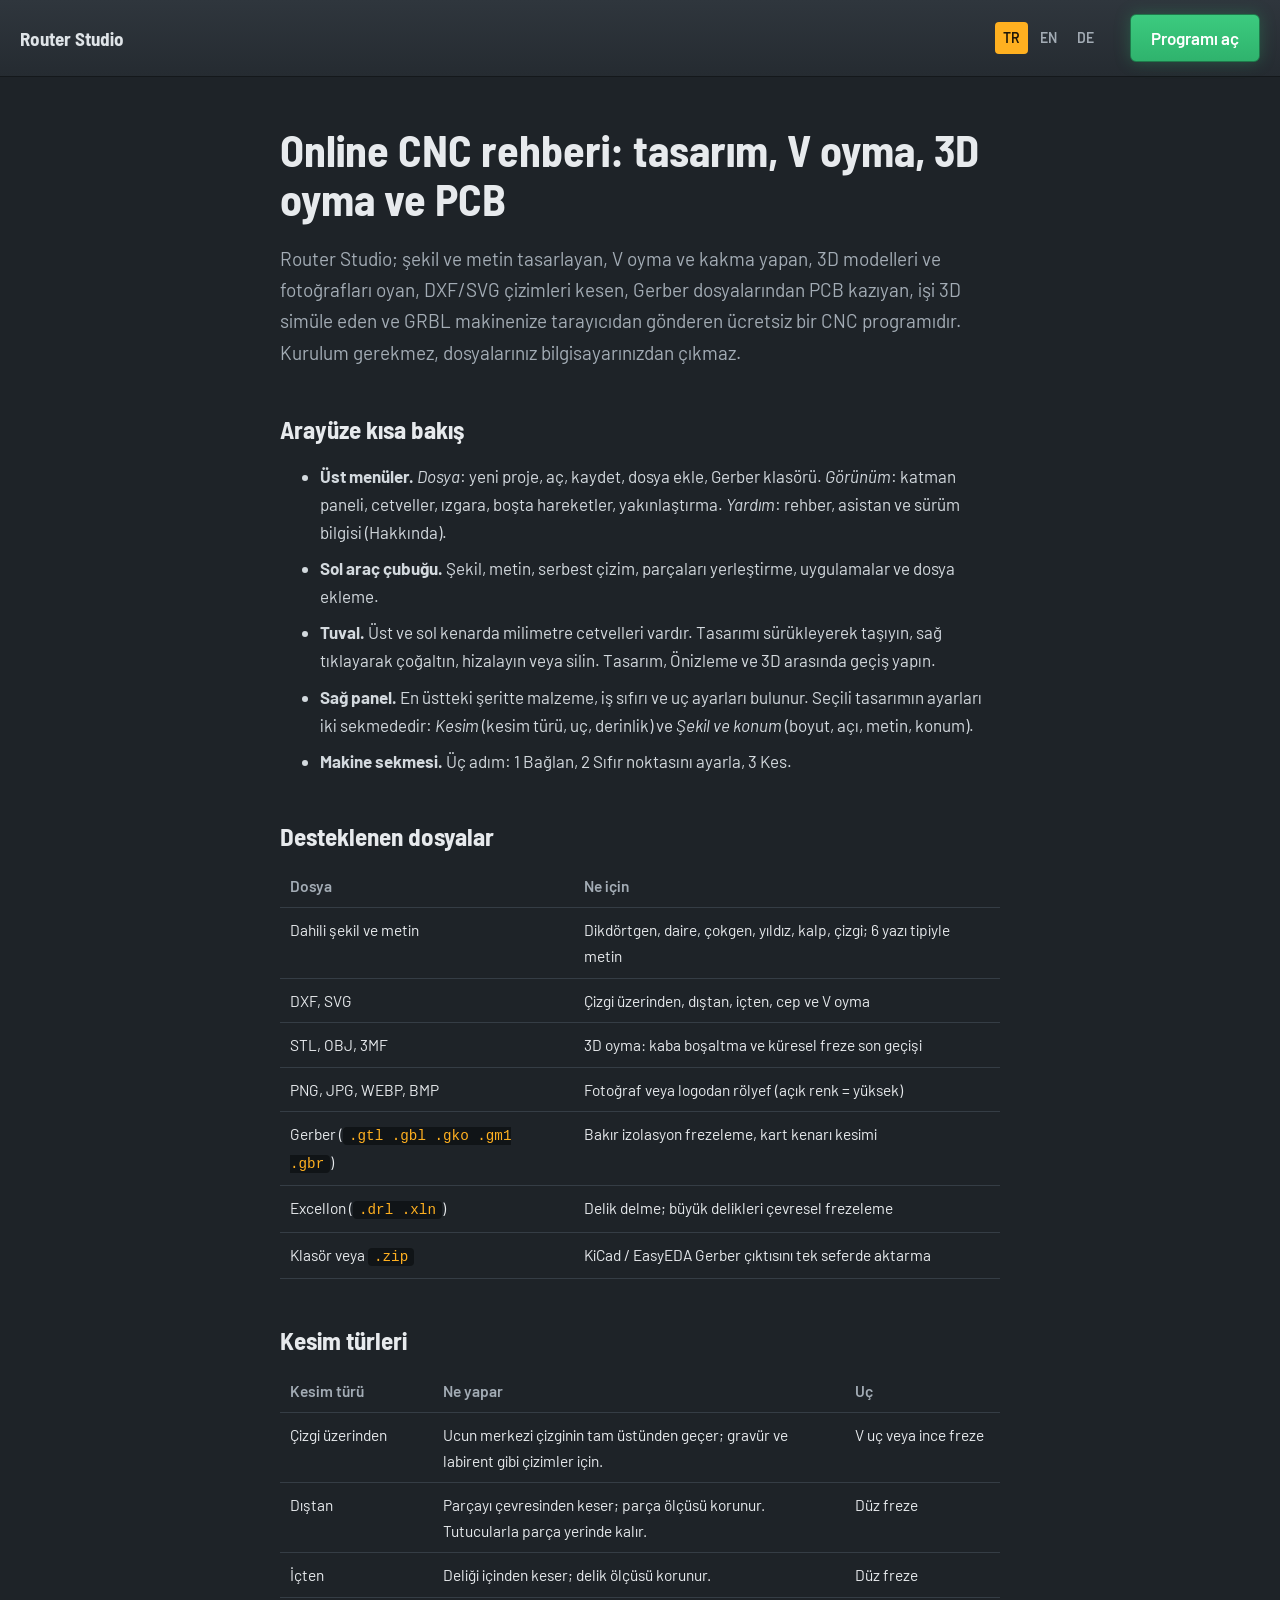
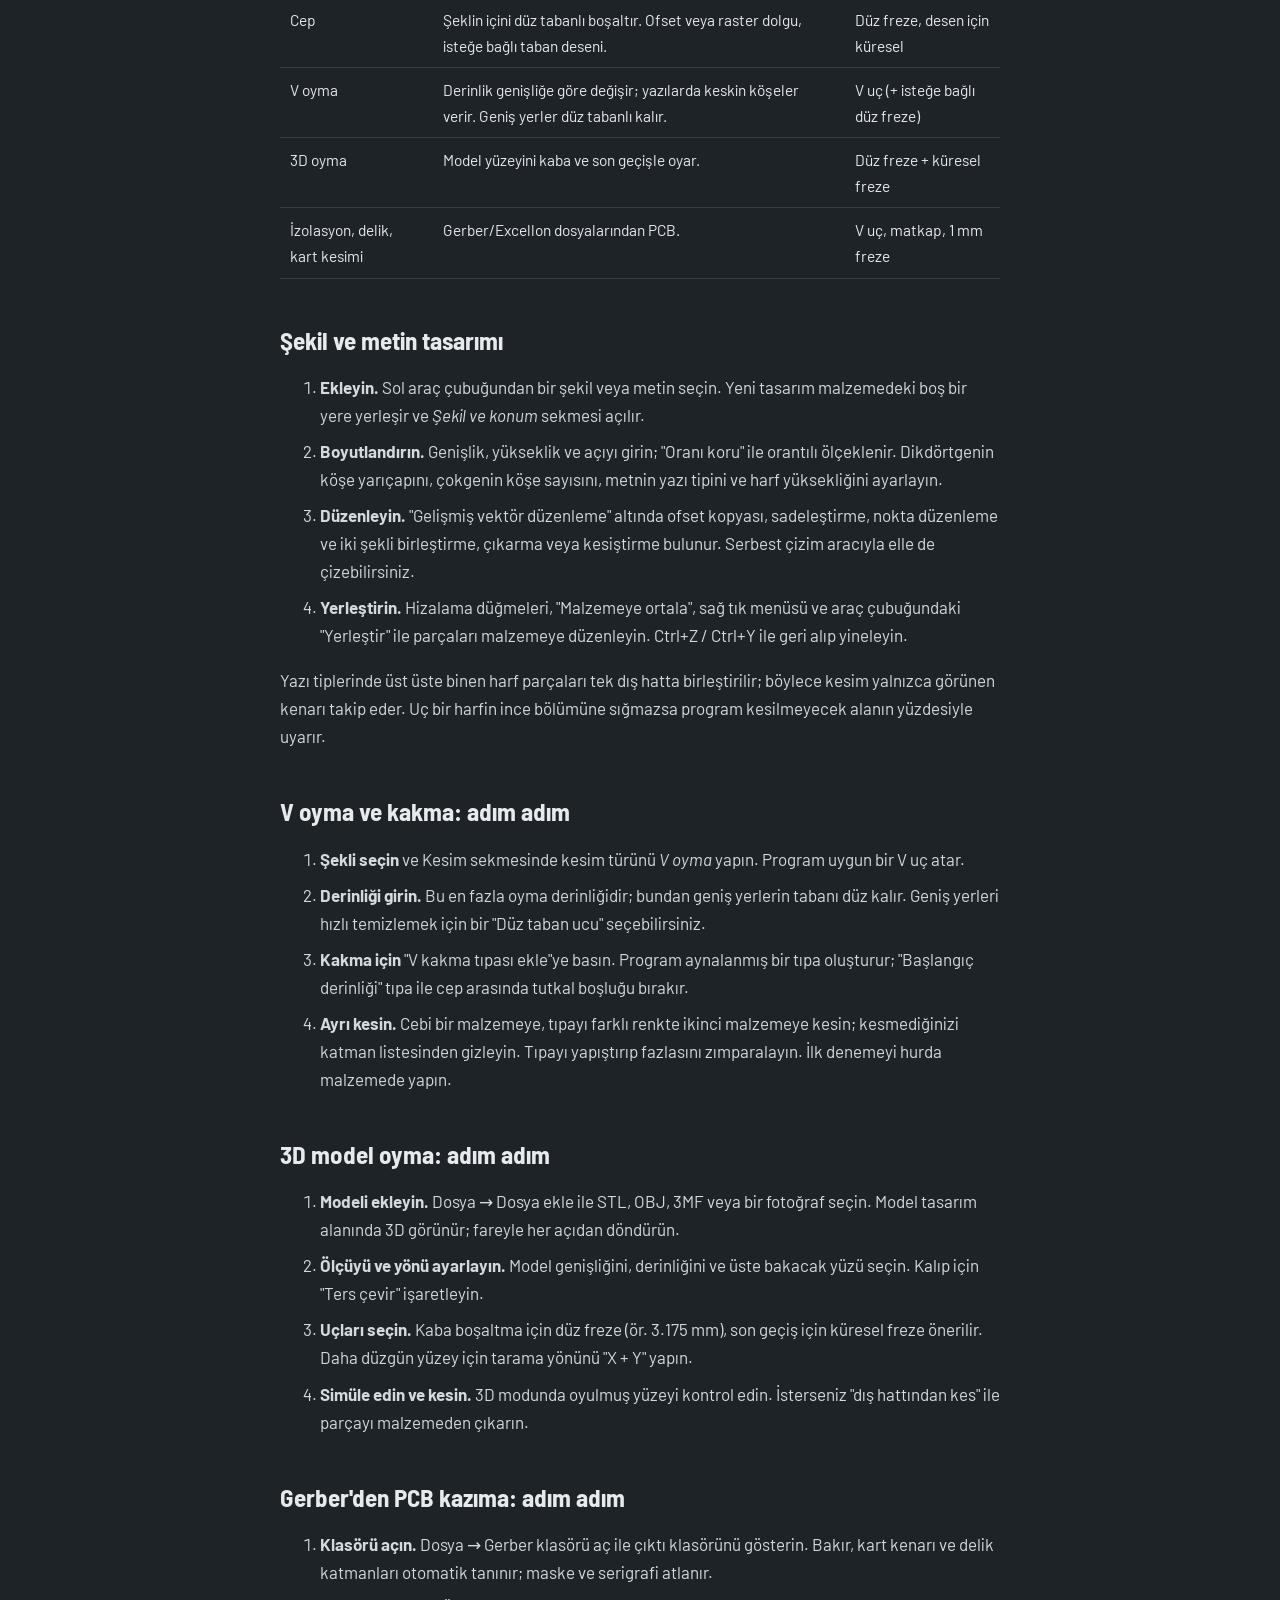
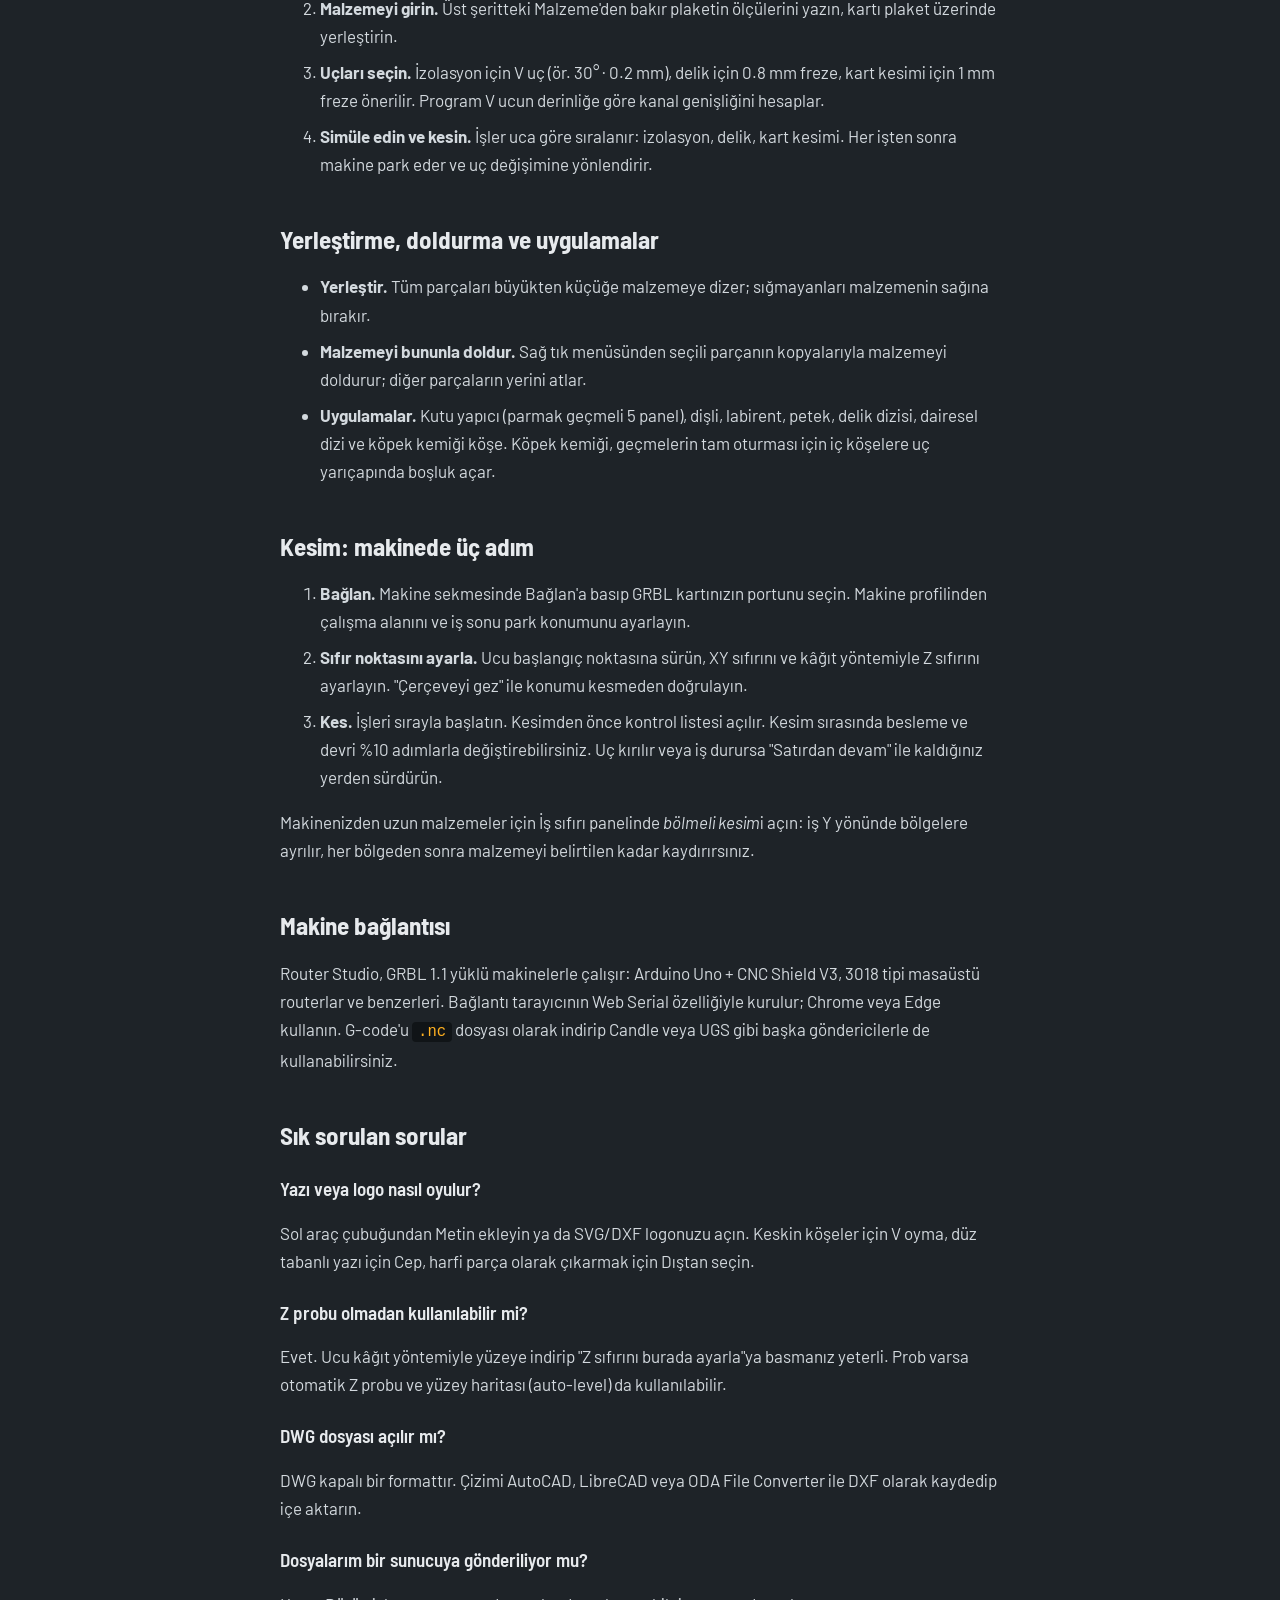
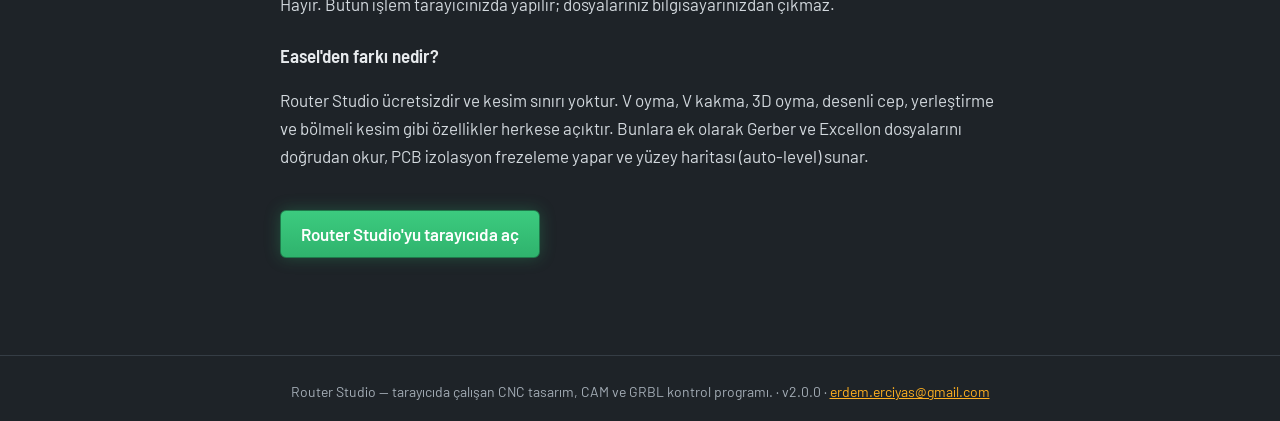
<file: rehber.html>
<!doctype html>
<html lang="tr">
<head>
  <meta charset="UTF-8" />
  <meta name="viewport" content="width=device-width, initial-scale=1" />
  <title>Online CNC Rehberi: Tasarım, V Oyma, 3D Oyma ve PCB | Router Studio</title>
  <meta name="description" content="Router Studio kullanım rehberi: tarayıcıda şekil ve metin tasarlayın, V oyma ve kakma yapın, STL ve fotoğraftan 3D oyun, DXF/SVG'den kesin, Gerber'den PCB kazıyın ve GRBL makinenize gönderin. Adım adım anlatım ve sık sorulan sorular." />
  <meta name="robots" content="index, follow" />
  <meta name="theme-color" content="#1e2328" />
  <link rel="canonical" href="https://fixral3d.github.io/cnc-controller/rehber.html" />
  <link rel="alternate" hreflang="tr" href="https://fixral3d.github.io/cnc-controller/rehber.html" />
  <link rel="alternate" hreflang="en" href="https://fixral3d.github.io/cnc-controller/en/guide.html" />
  <link rel="alternate" hreflang="de" href="https://fixral3d.github.io/cnc-controller/de/guide.html" />
  <link rel="alternate" hreflang="x-default" href="https://fixral3d.github.io/cnc-controller/rehber.html" />
  <link rel="icon" href="favicon.svg" type="image/svg+xml" />
  <meta property="og:type" content="article" />
  <meta property="og:locale" content="tr_TR" />
  <meta property="og:site_name" content="Router Studio" />
  <meta property="og:title" content="Online CNC Rehberi: Tasarım, V Oyma, 3D Oyma ve PCB" />
  <meta property="og:description" content="Şekil ve metin tasarımı, V oyma ve kakma, 3D oyma, DXF/SVG kesimi, Gerber'den PCB ve GRBL ile tarayıcıdan kesim — adım adım." />
  <meta property="og:url" content="https://fixral3d.github.io/cnc-controller/rehber.html" />
  <meta property="og:image" content="https://fixral3d.github.io/cnc-controller/og-image.png" />
  <meta property="og:image:width" content="1200" />
  <meta property="og:image:height" content="630" />
  <meta property="og:image:alt" content="Router Studio — online CNC CAM &amp; GRBL control" />
  <meta name="twitter:card" content="summary_large_image" />
  <meta name="twitter:image" content="https://fixral3d.github.io/cnc-controller/og-image.png" />
  <link rel="preconnect" href="https://fonts.googleapis.com" />
  <link rel="preconnect" href="https://fonts.gstatic.com" crossorigin />
  <link href="https://fonts.googleapis.com/css2?family=Barlow:wght@400;500;600&family=Barlow+Semi+Condensed:wght@600;700&display=swap" rel="stylesheet" />
  <script type="application/ld+json">
  {
    "@context": "https://schema.org",
    "@type": "FAQPage",
    "mainEntity": [
      {
        "@type": "Question",
        "name": "Yazı veya logo CNC ile nasıl oyulur?",
        "acceptedAnswer": {
          "@type": "Answer",
          "text": "Sol araç çubuğundan Metin ekleyin ya da SVG/DXF logonuzu açın. Kesim sekmesinde V oyma seçip V uç atayın: köşeler keskin çıkar. Düz tabanlı yazı için Cep, harfi parça olarak çıkarmak için Dıştan seçin."
        }
      },
      {
        "@type": "Question",
        "name": "V oyma kakma (inlay) nasıl yapılır?",
        "acceptedAnswer": {
          "@type": "Answer",
          "text": "Şekle V oyma verin ve 'V kakma tıpası ekle'ye basın. Program aynalanmış bir tıpa oluşturur. Cebi bir malzemeye, tıpayı farklı renkte ikinci malzemeye kesin, yapıştırıp zımparalayın."
        }
      },
      {
        "@type": "Question",
        "name": "Hangi makinelerle çalışır?",
        "acceptedAnswer": {
          "@type": "Answer",
          "text": "GRBL 1.1 çalıştıran makinelerle: Arduino Uno + CNC Shield, 3018 tipi masaüstü routerlar ve benzerleri. Bağlantı tarayıcının Web Serial özelliğiyle yapılır; Chrome veya Edge gerekir."
        }
      },
      {
        "@type": "Question",
        "name": "Gerber dosyasından PCB nasıl kazınır?",
        "acceptedAnswer": {
          "@type": "Answer",
          "text": "Dosya menüsünden Gerber klasörünü açın. Bakır, kart kenarı ve delik katmanları otomatik tanınır. Uçları seçip Kes'e basın; program izolasyon, delik ve kart kesimi için ayrı işler oluşturur."
        }
      },
      {
        "@type": "Question",
        "name": "Z probu olmadan kullanılabilir mi?",
        "acceptedAnswer": {
          "@type": "Answer",
          "text": "Evet. Ucu kâğıt yöntemiyle yüzeye indirip 'Z sıfırını burada ayarla'ya basmanız yeterli. Prob varsa otomatik Z probu ve yüzey haritası da kullanılabilir."
        }
      },
      {
        "@type": "Question",
        "name": "Program ücretli mi, kurulum gerekiyor mu?",
        "acceptedAnswer": {
          "@type": "Answer",
          "text": "Hayır. Router Studio ücretsizdir, tamamen tarayıcıda çalışır ve dosyalarınız bilgisayarınızdan dışarı gönderilmez."
        }
      }
    ]
  }
  </script>
  <style>:root{--body:#1e2328;--panel:#262c32;--ink:#e7eaed;--ink-2:#a3acb5;--amber:#ffb020;--go:#2fb36d;--line:#353d45;--lightningcss-light: ;--lightningcss-dark:initial;color-scheme:dark}*{box-sizing:border-box}body{background:var(--body);color:var(--ink);margin:0;font:400 17px/1.65 Barlow,system-ui,sans-serif}header{background:linear-gradient(#2f363d,#252b31);border-bottom:1px solid #14181b;justify-content:space-between;align-items:center;gap:16px;padding:14px 20px;display:flex}header a.brand{color:#dfe4e8;font:700 19px Barlow Semi Condensed,sans-serif;text-decoration:none}.cta{color:#fff;background:linear-gradient(180deg, #3ccb7f, var(--go));border:1px solid #1f7a4b;border-radius:6px;padding:9px 20px;font-weight:600;text-decoration:none;display:inline-block;box-shadow:0 0 16px #2fb36d4d}main{max-width:760px;margin:0 auto;padding:48px 20px 80px}h1{margin:0 0 18px;font:700 clamp(30px,5vw,44px)/1.12 Barlow Semi Condensed,sans-serif}h2{margin:46px 0 12px;font:700 25px/1.25 Barlow Semi Condensed,sans-serif}h3{margin:26px 0 6px;font:600 19px/1.3 Barlow Semi Condensed,sans-serif}p,li{color:#d3d9de}.lead{color:var(--ink-2);font-size:19px}a{color:var(--amber)}ol li,ul li{margin-bottom:8px}table{border-collapse:collapse;width:100%;margin:12px 0;font-size:15.5px}th,td{text-align:left;border-bottom:1px solid var(--line);vertical-align:top;padding:9px 10px}th{color:var(--ink-2);font-weight:600}code{color:var(--amber);background:#101417;border-radius:4px;padding:1px 6px;font-size:.92em}.langs{gap:4px;margin-left:auto;margin-right:12px;display:flex}.langs a{color:var(--ink-2);border-radius:4px;padding:4px 8px;font-size:14px;font-weight:600;text-decoration:none}.langs a[aria-current]{color:#1d1608;background:var(--amber)}footer{border-top:1px solid var(--line);text-align:center;color:var(--ink-2);padding:24px 20px;font-size:14px}</style>
</head>
<body>
  <header>
    <a class="brand" href="./">Router Studio</a>
    <nav class="langs"><a href="rehber.html" aria-current="page">TR</a><a href="en/guide.html">EN</a><a href="de/guide.html">DE</a></nav>
    <a class="cta" href="./">Programı aç</a>
  </header>
  <main>
    <article>
      <h1>Online CNC rehberi: tasarım, V oyma, 3D oyma ve PCB</h1>
      <p class="lead">Router Studio; şekil ve metin tasarlayan, V oyma ve kakma yapan, 3D modelleri ve fotoğrafları oyan, DXF/SVG çizimleri kesen, Gerber dosyalarından PCB kazıyan, işi 3D simüle eden ve GRBL makinenize tarayıcıdan gönderen ücretsiz bir CNC programıdır. Kurulum gerekmez, dosyalarınız bilgisayarınızdan çıkmaz.</p>

      <h2>Arayüze kısa bakış</h2>
      <ul>
        <li><strong>Üst menüler.</strong> <em>Dosya</em>: yeni proje, aç, kaydet, dosya ekle, Gerber klasörü. <em>Görünüm</em>: katman paneli, cetveller, ızgara, boşta hareketler, yakınlaştırma. <em>Yardım</em>: rehber, asistan ve sürüm bilgisi (Hakkında).</li>
        <li><strong>Sol araç çubuğu.</strong> Şekil, metin, serbest çizim, parçaları yerleştirme, uygulamalar ve dosya ekleme.</li>
        <li><strong>Tuval.</strong> Üst ve sol kenarda milimetre cetvelleri vardır. Tasarımı sürükleyerek taşıyın, sağ tıklayarak çoğaltın, hizalayın veya silin. Tasarım, Önizleme ve 3D arasında geçiş yapın.</li>
        <li><strong>Sağ panel.</strong> En üstteki şeritte malzeme, iş sıfırı ve uç ayarları bulunur. Seçili tasarımın ayarları iki sekmededir: <em>Kesim</em> (kesim türü, uç, derinlik) ve <em>Şekil ve konum</em> (boyut, açı, metin, konum).</li>
        <li><strong>Makine sekmesi.</strong> Üç adım: 1 Bağlan, 2 Sıfır noktasını ayarla, 3 Kes.</li>
      </ul>

      <h2>Desteklenen dosyalar</h2>
      <table>
        <thead><tr><th>Dosya</th><th>Ne için</th></tr></thead>
        <tbody>
          <tr><td>Dahili şekil ve metin</td><td>Dikdörtgen, daire, çokgen, yıldız, kalp, çizgi; 6 yazı tipiyle metin</td></tr>
          <tr><td>DXF, SVG</td><td>Çizgi üzerinden, dıştan, içten, cep ve V oyma</td></tr>
          <tr><td>STL, OBJ, 3MF</td><td>3D oyma: kaba boşaltma ve küresel freze son geçişi</td></tr>
          <tr><td>PNG, JPG, WEBP, BMP</td><td>Fotoğraf veya logodan rölyef (açık renk = yüksek)</td></tr>
          <tr><td>Gerber (<code>.gtl .gbl .gko .gm1 .gbr</code>)</td><td>Bakır izolasyon frezeleme, kart kenarı kesimi</td></tr>
          <tr><td>Excellon (<code>.drl .xln</code>)</td><td>Delik delme; büyük delikleri çevresel frezeleme</td></tr>
          <tr><td>Klasör veya <code>.zip</code></td><td>KiCad / EasyEDA Gerber çıktısını tek seferde aktarma</td></tr>
        </tbody>
      </table>

      <h2>Kesim türleri</h2>
      <table>
        <thead><tr><th>Kesim türü</th><th>Ne yapar</th><th>Uç</th></tr></thead>
        <tbody>
          <tr><td>Çizgi üzerinden</td><td>Ucun merkezi çizginin tam üstünden geçer; gravür ve labirent gibi çizimler için.</td><td>V uç veya ince freze</td></tr>
          <tr><td>Dıştan</td><td>Parçayı çevresinden keser; parça ölçüsü korunur. Tutucularla parça yerinde kalır.</td><td>Düz freze</td></tr>
          <tr><td>İçten</td><td>Deliği içinden keser; delik ölçüsü korunur.</td><td>Düz freze</td></tr>
          <tr><td>Cep</td><td>Şeklin içini düz tabanlı boşaltır. Ofset veya raster dolgu, isteğe bağlı taban deseni.</td><td>Düz freze, desen için küresel</td></tr>
          <tr><td>V oyma</td><td>Derinlik genişliğe göre değişir; yazılarda keskin köşeler verir. Geniş yerler düz tabanlı kalır.</td><td>V uç (+ isteğe bağlı düz freze)</td></tr>
          <tr><td>3D oyma</td><td>Model yüzeyini kaba ve son geçişle oyar.</td><td>Düz freze + küresel freze</td></tr>
          <tr><td>İzolasyon, delik, kart kesimi</td><td>Gerber/Excellon dosyalarından PCB.</td><td>V uç, matkap, 1 mm freze</td></tr>
        </tbody>
      </table>

      <h2>Şekil ve metin tasarımı</h2>
      <ol>
        <li><strong>Ekleyin.</strong> Sol araç çubuğundan bir şekil veya metin seçin. Yeni tasarım malzemedeki boş bir yere yerleşir ve <em>Şekil ve konum</em> sekmesi açılır.</li>
        <li><strong>Boyutlandırın.</strong> Genişlik, yükseklik ve açıyı girin; "Oranı koru" ile orantılı ölçeklenir. Dikdörtgenin köşe yarıçapını, çokgenin köşe sayısını, metnin yazı tipini ve harf yüksekliğini ayarlayın.</li>
        <li><strong>Düzenleyin.</strong> "Gelişmiş vektör düzenleme" altında ofset kopyası, sadeleştirme, nokta düzenleme ve iki şekli birleştirme, çıkarma veya kesiştirme bulunur. Serbest çizim aracıyla elle de çizebilirsiniz.</li>
        <li><strong>Yerleştirin.</strong> Hizalama düğmeleri, "Malzemeye ortala", sağ tık menüsü ve araç çubuğundaki "Yerleştir" ile parçaları malzemeye düzenleyin. Ctrl+Z / Ctrl+Y ile geri alıp yineleyin.</li>
      </ol>
      <p>Yazı tiplerinde üst üste binen harf parçaları tek dış hatta birleştirilir; böylece kesim yalnızca görünen kenarı takip eder. Uç bir harfin ince bölümüne sığmazsa program kesilmeyecek alanın yüzdesiyle uyarır.</p>

      <h2>V oyma ve kakma: adım adım</h2>
      <ol>
        <li><strong>Şekli seçin</strong> ve Kesim sekmesinde kesim türünü <em>V oyma</em> yapın. Program uygun bir V uç atar.</li>
        <li><strong>Derinliği girin.</strong> Bu en fazla oyma derinliğidir; bundan geniş yerlerin tabanı düz kalır. Geniş yerleri hızlı temizlemek için bir "Düz taban ucu" seçebilirsiniz.</li>
        <li><strong>Kakma için</strong> "V kakma tıpası ekle"ye basın. Program aynalanmış bir tıpa oluşturur; "Başlangıç derinliği" tıpa ile cep arasında tutkal boşluğu bırakır.</li>
        <li><strong>Ayrı kesin.</strong> Cebi bir malzemeye, tıpayı farklı renkte ikinci malzemeye kesin; kesmediğinizi katman listesinden gizleyin. Tıpayı yapıştırıp fazlasını zımparalayın. İlk denemeyi hurda malzemede yapın.</li>
      </ol>

      <h2>3D model oyma: adım adım</h2>
      <ol>
        <li><strong>Modeli ekleyin.</strong> Dosya → Dosya ekle ile STL, OBJ, 3MF veya bir fotoğraf seçin. Model tasarım alanında 3D görünür; fareyle her açıdan döndürün.</li>
        <li><strong>Ölçüyü ve yönü ayarlayın.</strong> Model genişliğini, derinliğini ve üste bakacak yüzü seçin. Kalıp için "Ters çevir" işaretleyin.</li>
        <li><strong>Uçları seçin.</strong> Kaba boşaltma için düz freze (ör. 3.175 mm), son geçiş için küresel freze önerilir. Daha düzgün yüzey için tarama yönünü "X + Y" yapın.</li>
        <li><strong>Simüle edin ve kesin.</strong> 3D modunda oyulmuş yüzeyi kontrol edin. İsterseniz "dış hattından kes" ile parçayı malzemeden çıkarın.</li>
      </ol>

      <h2>Gerber'den PCB kazıma: adım adım</h2>
      <ol>
        <li><strong>Klasörü açın.</strong> Dosya → Gerber klasörü aç ile çıktı klasörünü gösterin. Bakır, kart kenarı ve delik katmanları otomatik tanınır; maske ve serigrafi atlanır.</li>
        <li><strong>Malzemeyi girin.</strong> Üst şeritteki Malzeme'den bakır plaketin ölçülerini yazın, kartı plaket üzerinde yerleştirin.</li>
        <li><strong>Uçları seçin.</strong> İzolasyon için V uç (ör. 30° · 0.2 mm), delik için 0.8 mm freze, kart kesimi için 1 mm freze önerilir. Program V ucun derinliğe göre kanal genişliğini hesaplar.</li>
        <li><strong>Simüle edin ve kesin.</strong> İşler uca göre sıralanır: izolasyon, delik, kart kesimi. Her işten sonra makine park eder ve uç değişimine yönlendirir.</li>
      </ol>

      <h2>Yerleştirme, doldurma ve uygulamalar</h2>
      <ul>
        <li><strong>Yerleştir.</strong> Tüm parçaları büyükten küçüğe malzemeye dizer; sığmayanları malzemenin sağına bırakır.</li>
        <li><strong>Malzemeyi bununla doldur.</strong> Sağ tık menüsünden seçili parçanın kopyalarıyla malzemeyi doldurur; diğer parçaların yerini atlar.</li>
        <li><strong>Uygulamalar.</strong> Kutu yapıcı (parmak geçmeli 5 panel), dişli, labirent, petek, delik dizisi, dairesel dizi ve köpek kemiği köşe. Köpek kemiği, geçmelerin tam oturması için iç köşelere uç yarıçapında boşluk açar.</li>
      </ul>

      <h2>Kesim: makinede üç adım</h2>
      <ol>
        <li><strong>Bağlan.</strong> Makine sekmesinde Bağlan'a basıp GRBL kartınızın portunu seçin. Makine profilinden çalışma alanını ve iş sonu park konumunu ayarlayın.</li>
        <li><strong>Sıfır noktasını ayarla.</strong> Ucu başlangıç noktasına sürün, XY sıfırını ve kâğıt yöntemiyle Z sıfırını ayarlayın. "Çerçeveyi gez" ile konumu kesmeden doğrulayın.</li>
        <li><strong>Kes.</strong> İşleri sırayla başlatın. Kesimden önce kontrol listesi açılır. Kesim sırasında besleme ve devri %10 adımlarla değiştirebilirsiniz. Uç kırılır veya iş durursa "Satırdan devam" ile kaldığınız yerden sürdürün.</li>
      </ol>
      <p>Makinenizden uzun malzemeler için İş sıfırı panelinde <em>bölmeli kesim</em>i açın: iş Y yönünde bölgelere ayrılır, her bölgeden sonra malzemeyi belirtilen kadar kaydırırsınız.</p>

      <h2>Makine bağlantısı</h2>
      <p>Router Studio, GRBL 1.1 yüklü makinelerle çalışır: Arduino Uno + CNC Shield V3, 3018 tipi masaüstü routerlar ve benzerleri. Bağlantı tarayıcının Web Serial özelliğiyle kurulur; Chrome veya Edge kullanın. G-code'u <code>.nc</code> dosyası olarak indirip Candle veya UGS gibi başka göndericilerle de kullanabilirsiniz.</p>

      <h2>Sık sorulan sorular</h2>
      <h3>Yazı veya logo nasıl oyulur?</h3>
      <p>Sol araç çubuğundan Metin ekleyin ya da SVG/DXF logonuzu açın. Keskin köşeler için V oyma, düz tabanlı yazı için Cep, harfi parça olarak çıkarmak için Dıştan seçin.</p>
      <h3>Z probu olmadan kullanılabilir mi?</h3>
      <p>Evet. Ucu kâğıt yöntemiyle yüzeye indirip "Z sıfırını burada ayarla"ya basmanız yeterli. Prob varsa otomatik Z probu ve yüzey haritası (auto-level) da kullanılabilir.</p>
      <h3>DWG dosyası açılır mı?</h3>
      <p>DWG kapalı bir formattır. Çizimi AutoCAD, LibreCAD veya ODA File Converter ile DXF olarak kaydedip içe aktarın.</p>
      <h3>Dosyalarım bir sunucuya gönderiliyor mu?</h3>
      <p>Hayır. Bütün işlem tarayıcınızda yapılır; dosyalarınız bilgisayarınızdan çıkmaz.</p>
      <h3>Easel'den farkı nedir?</h3>
      <p>Router Studio ücretsizdir ve kesim sınırı yoktur. V oyma, V kakma, 3D oyma, desenli cep, yerleştirme ve bölmeli kesim gibi özellikler herkese açıktır. Bunlara ek olarak Gerber ve Excellon dosyalarını doğrudan okur, PCB izolasyon frezeleme yapar ve yüzey haritası (auto-level) sunar.</p>

      <p style="margin-top:40px"><a class="cta" href="./">Router Studio'yu tarayıcıda aç</a></p>
    </article>
  </main>
  <footer>Router Studio — tarayıcıda çalışan CNC tasarım, CAM ve GRBL kontrol programı. · v2.0.0 · <a href="mailto:erdem.erciyas@gmail.com">erdem.erciyas@gmail.com</a></footer>
</body>
</html>
</file>
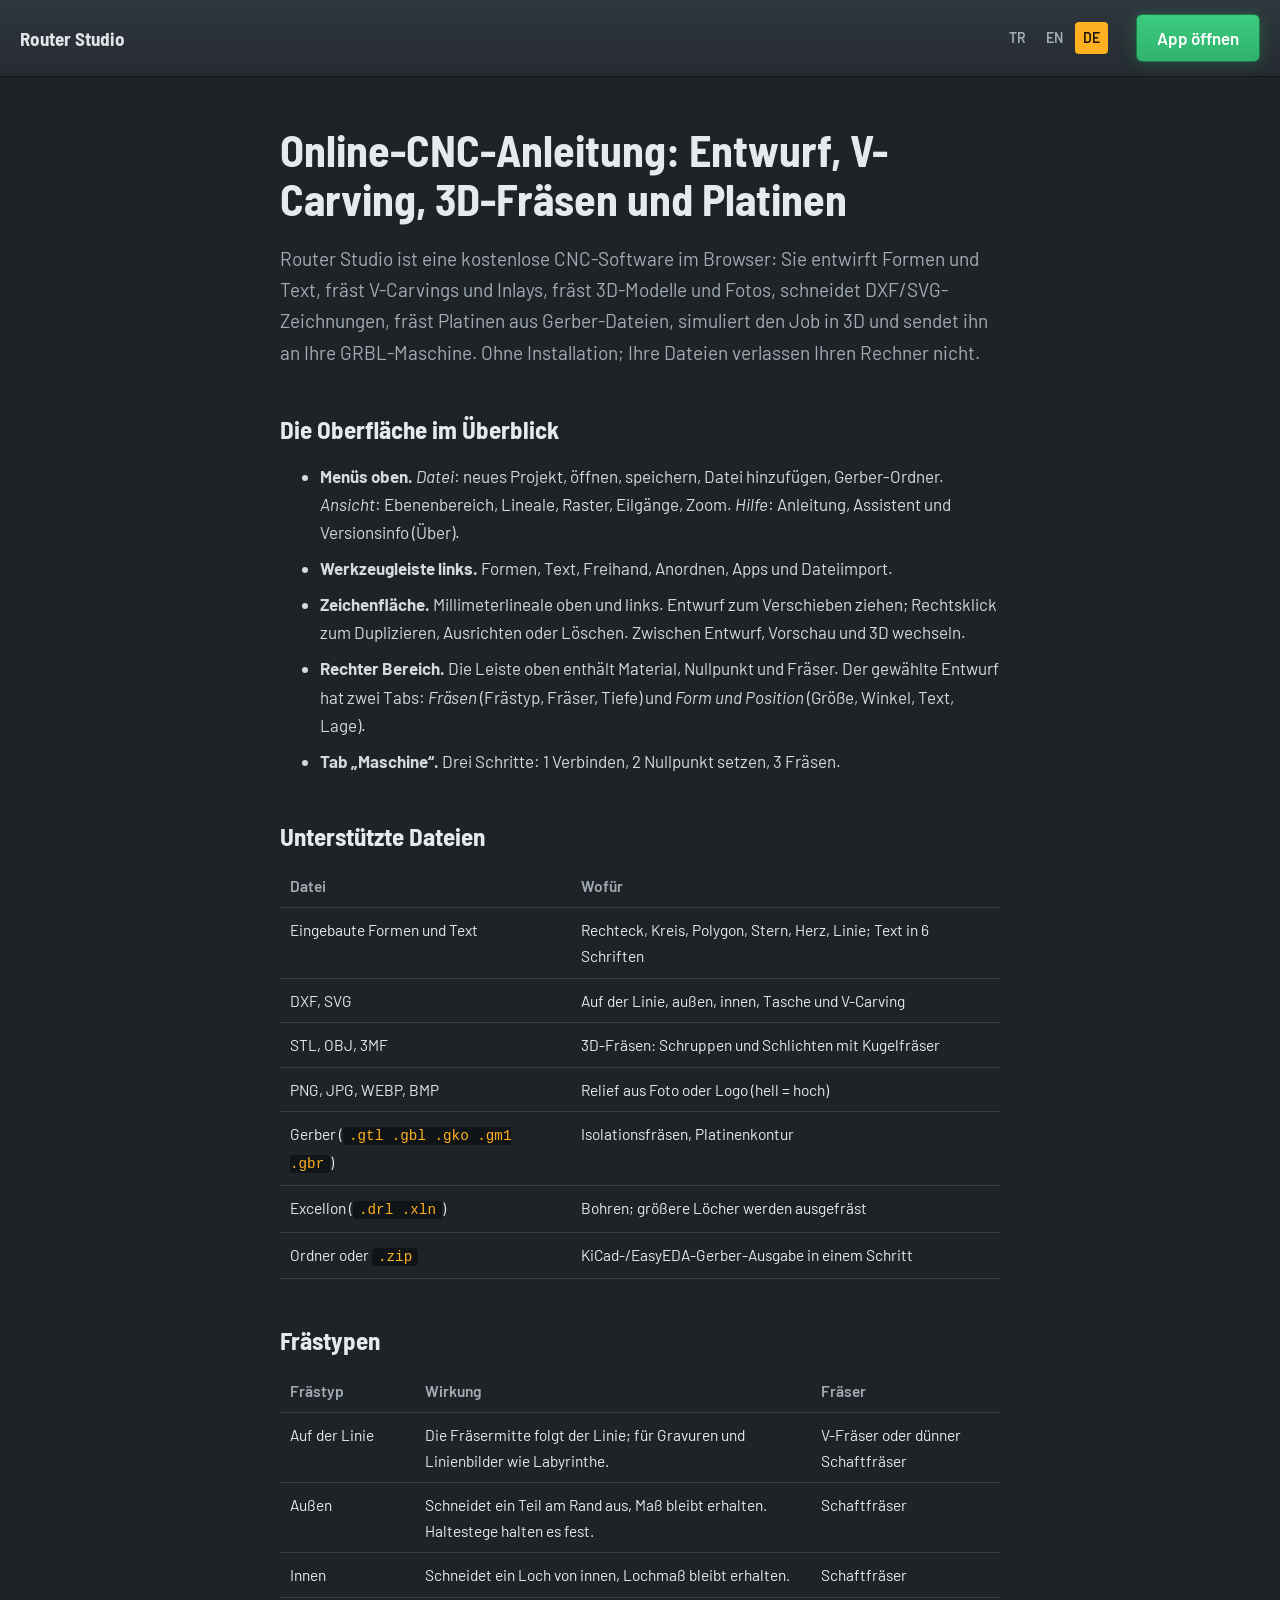
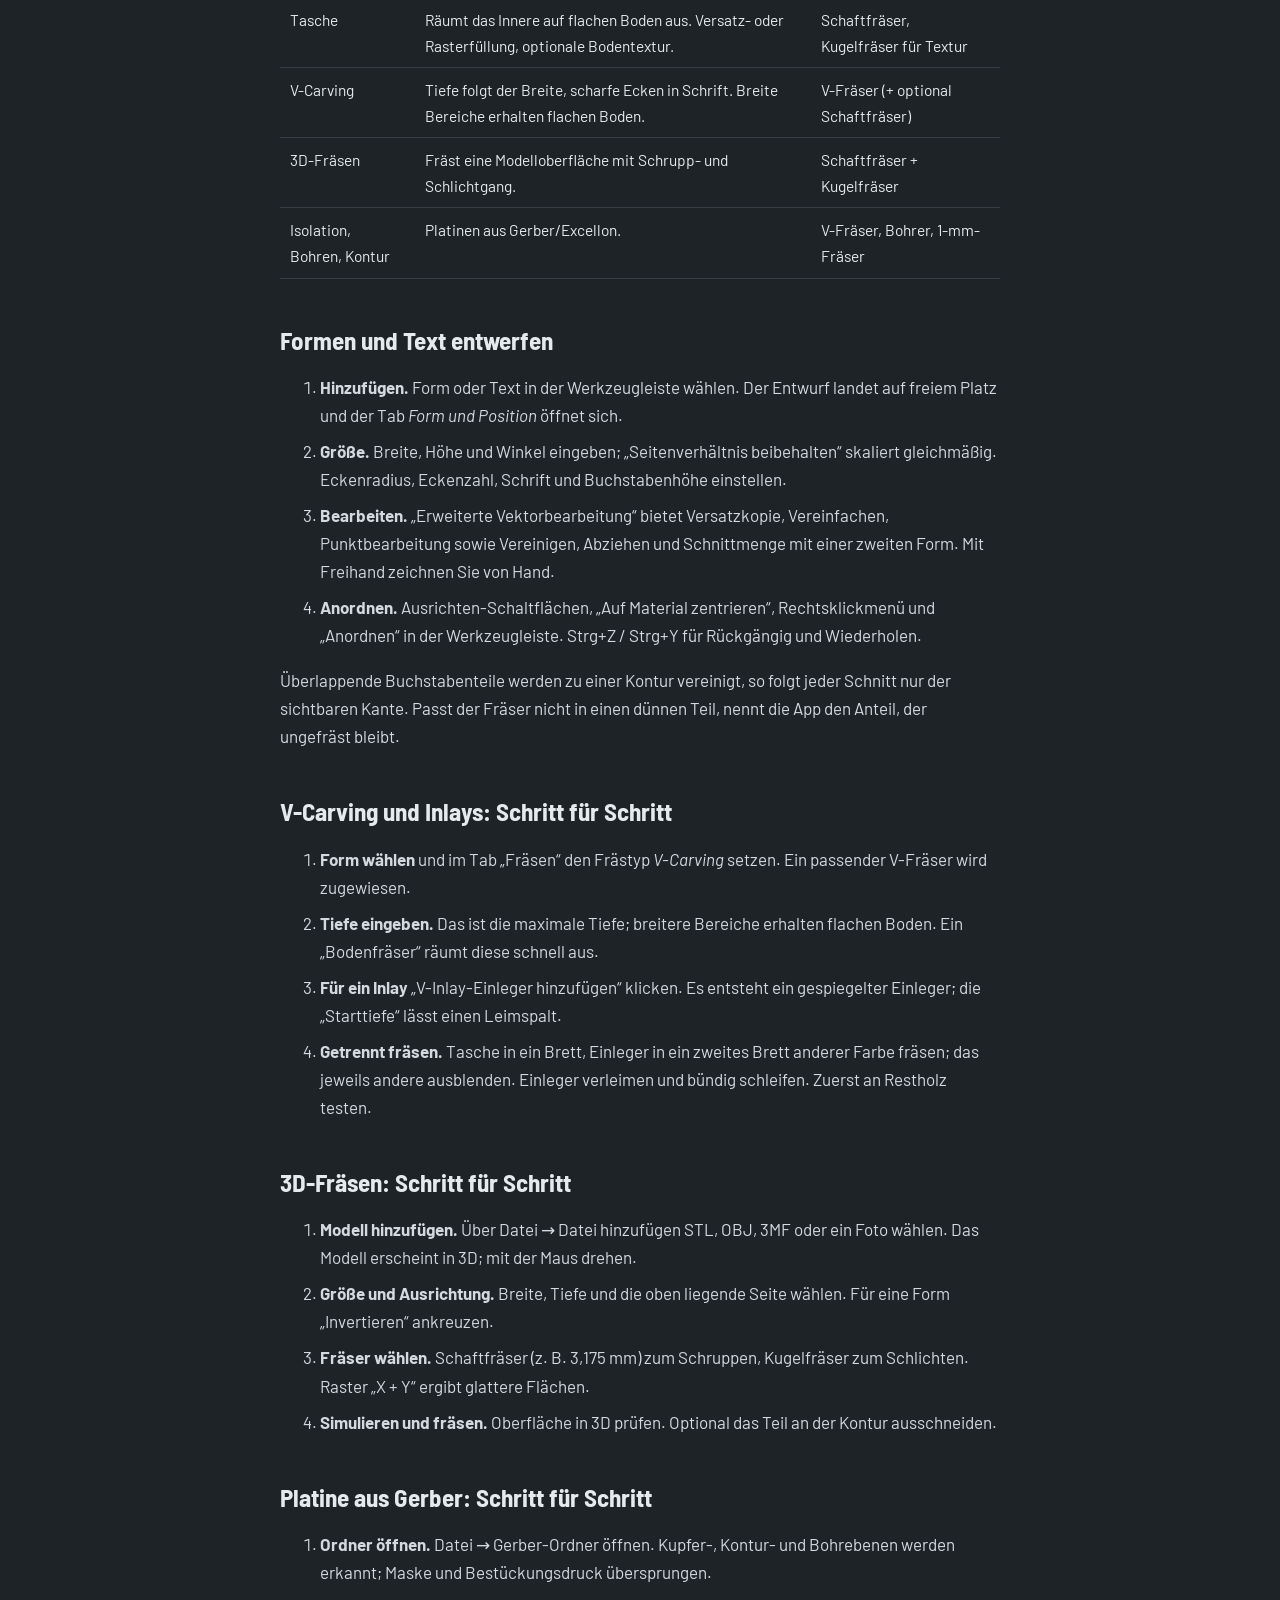
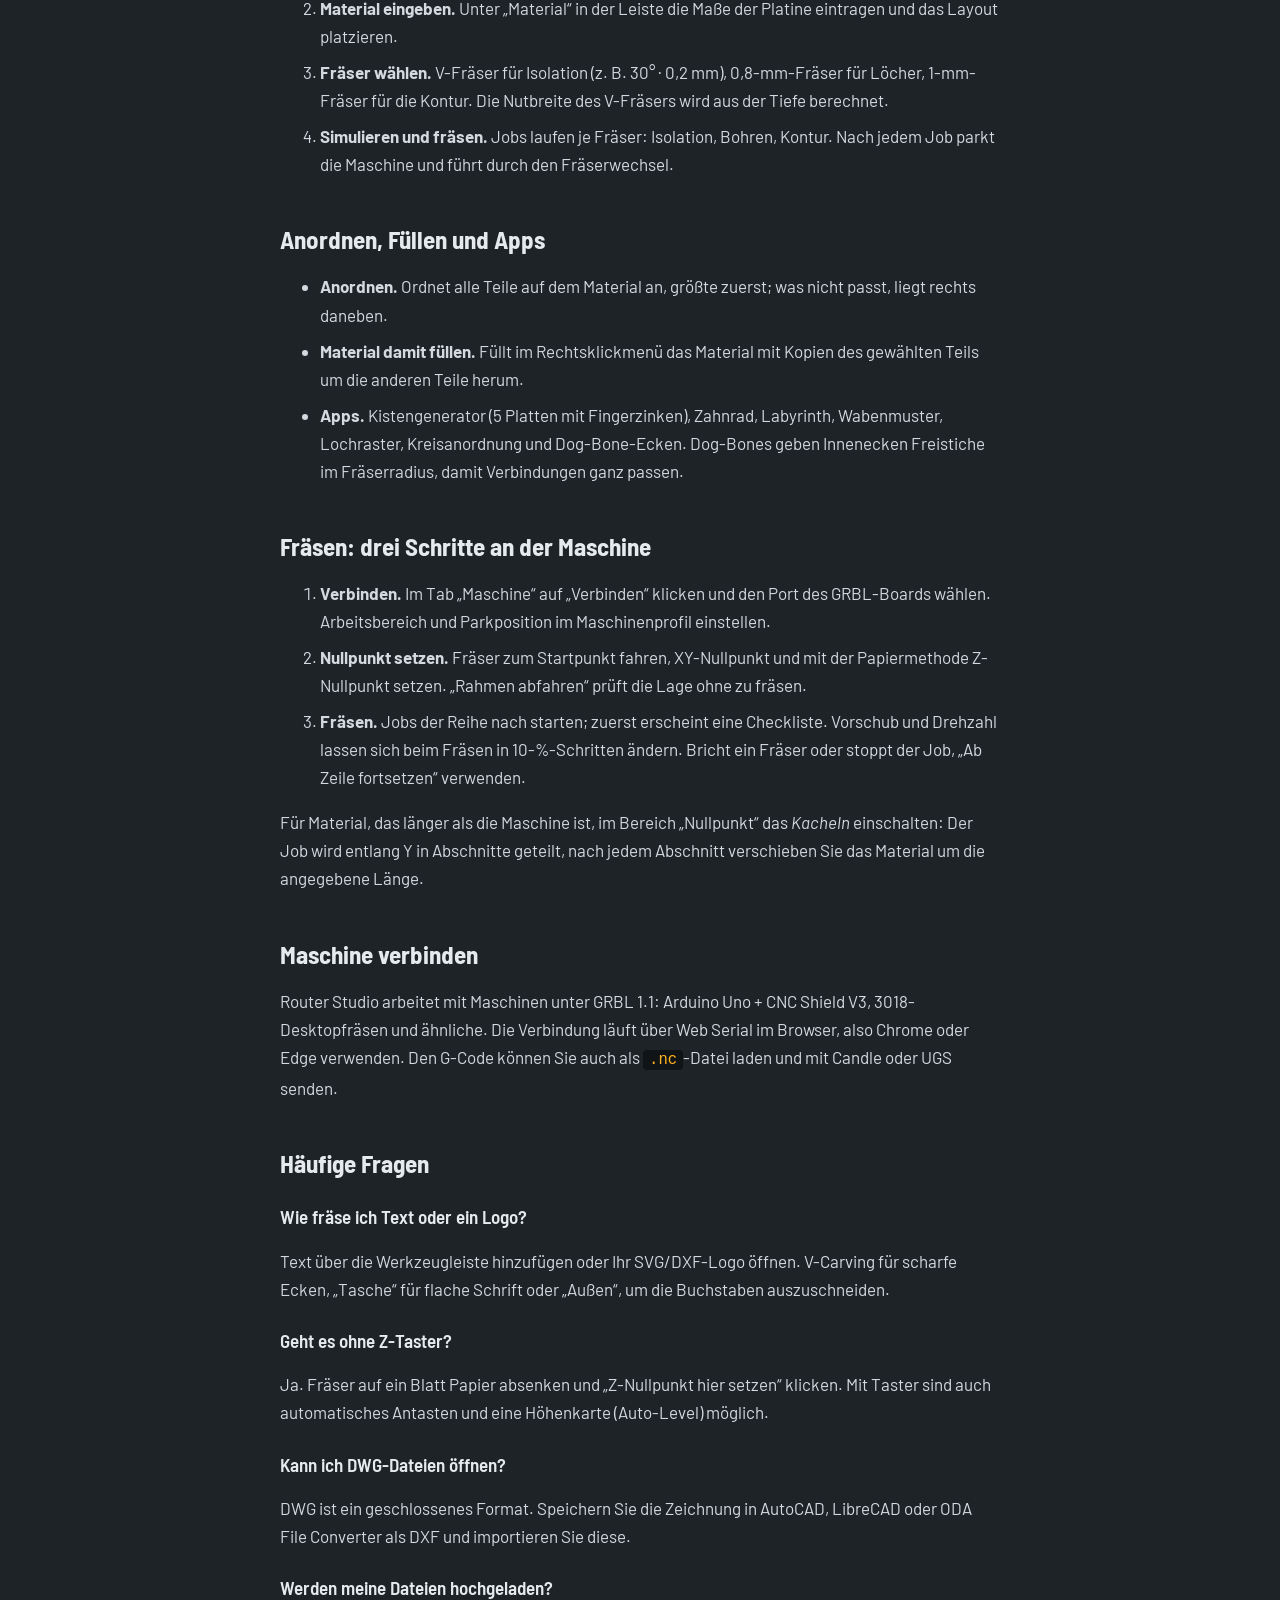
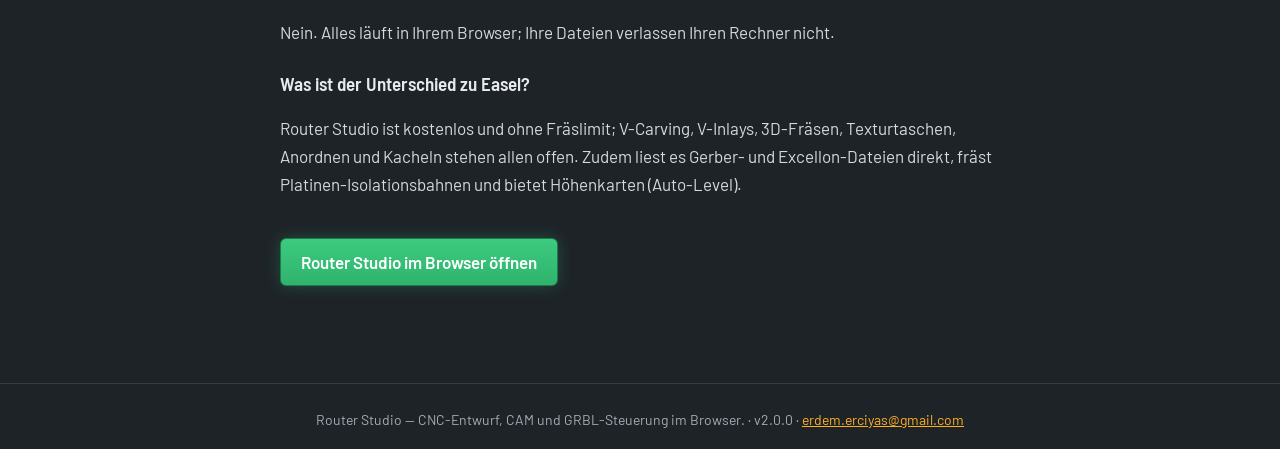
<file: de/guide.html>
<!doctype html>
<html lang="de">
<head>
  <meta charset="UTF-8" />
  <meta name="viewport" content="width=device-width, initial-scale=1" />
  <title>Online-CNC-Anleitung: Entwurf, V-Carving, 3D-Fräsen und Platinen | Router Studio</title>
  <meta name="description" content="Anleitung für Router Studio: Formen und Text im Browser entwerfen, V-Carving und Inlays fräsen, STL-Modelle und Fotos in 3D fräsen, DXF/SVG schneiden, Platinen aus Gerber fräsen und an Ihre GRBL-Maschine senden. Schritt für Schritt, mit FAQ." />
  <meta name="robots" content="index, follow" />
  <meta name="theme-color" content="#1e2328" />
  <link rel="canonical" href="https://fixral3d.github.io/cnc-controller/de/guide.html" />
  <link rel="alternate" hreflang="tr" href="https://fixral3d.github.io/cnc-controller/rehber.html" />
  <link rel="alternate" hreflang="en" href="https://fixral3d.github.io/cnc-controller/en/guide.html" />
  <link rel="alternate" hreflang="de" href="https://fixral3d.github.io/cnc-controller/de/guide.html" />
  <link rel="alternate" hreflang="x-default" href="https://fixral3d.github.io/cnc-controller/rehber.html" />
  <link rel="icon" href="../favicon.svg" type="image/svg+xml" />
  <meta property="og:type" content="article" />
  <meta property="og:locale" content="de_DE" />
  <meta property="og:site_name" content="Router Studio" />
  <meta property="og:title" content="Online-CNC-Anleitung: Entwurf, V-Carving, 3D-Fräsen und Platinen" />
  <meta property="og:description" content="Formen und Text entwerfen, V-Carving und Inlays, 3D-Fräsen, DXF/SVG schneiden, Platinen aus Gerber und Fräsen mit GRBL aus dem Browser — Schritt für Schritt." />
  <meta property="og:url" content="https://fixral3d.github.io/cnc-controller/de/guide.html" />
  <meta property="og:image" content="https://fixral3d.github.io/cnc-controller/og-image.png" />
  <meta property="og:image:width" content="1200" />
  <meta property="og:image:height" content="630" />
  <meta property="og:image:alt" content="Router Studio — online CNC CAM &amp; GRBL control" />
  <meta name="twitter:card" content="summary_large_image" />
  <meta name="twitter:image" content="https://fixral3d.github.io/cnc-controller/og-image.png" />
  <link rel="preconnect" href="https://fonts.googleapis.com" />
  <link rel="preconnect" href="https://fonts.gstatic.com" crossorigin />
  <link href="https://fonts.googleapis.com/css2?family=Barlow:wght@400;500;600&family=Barlow+Semi+Condensed:wght@600;700&display=swap" rel="stylesheet" />
  <script type="application/ld+json">
  {
    "@context": "https://schema.org",
    "@type": "FAQPage",
    "mainEntity": [
      {
        "@type": "Question",
        "name": "Wie fräse ich Text oder ein Logo?",
        "acceptedAnswer": {
          "@type": "Answer",
          "text": "Fügen Sie über die Werkzeugleiste links Text hinzu oder öffnen Sie Ihr SVG/DXF-Logo. Wählen Sie im Tab „Fräsen“ V-Carving mit einem V-Fräser für scharfe Ecken, „Tasche“ für flache Schrift oder „Außen“, um die Buchstaben auszuschneiden."
        }
      },
      {
        "@type": "Question",
        "name": "Wie mache ich ein V-Carving-Inlay?",
        "acceptedAnswer": {
          "@type": "Answer",
          "text": "Geben Sie der Form V-Carving und klicken Sie auf „V-Inlay-Einleger hinzufügen“. Es entsteht ein gespiegelter Einleger. Fräsen Sie die Tasche in ein Brett und den Einleger in ein zweites Brett anderer Farbe, verleimen und bündig schleifen."
        }
      },
      {
        "@type": "Question",
        "name": "Mit welchen Maschinen funktioniert es?",
        "acceptedAnswer": {
          "@type": "Answer",
          "text": "Mit Maschinen unter GRBL 1.1: Arduino Uno + CNC Shield, 3018-Desktopfräsen und ähnliche. Die Verbindung läuft über Web Serial im Browser; Chrome oder Edge ist nötig."
        }
      },
      {
        "@type": "Question",
        "name": "Wie fräse ich eine Platine aus Gerber-Dateien?",
        "acceptedAnswer": {
          "@type": "Answer",
          "text": "Öffnen Sie den Gerber-Ordner im Menü „Datei“. Kupfer-, Kontur- und Bohrebenen werden erkannt. Fräser wählen und „Fräsen“ klicken; es entstehen getrennte Jobs für Isolation, Bohren und Kontur."
        }
      },
      {
        "@type": "Question",
        "name": "Geht es ohne Z-Taster?",
        "acceptedAnswer": {
          "@type": "Answer",
          "text": "Ja. Fräser auf ein Blatt Papier absenken und „Z-Nullpunkt hier setzen“ klicken. Mit Taster sind auch automatisches Antasten und eine Höhenkarte möglich."
        }
      },
      {
        "@type": "Question",
        "name": "Ist es kostenlos, muss man etwas installieren?",
        "acceptedAnswer": {
          "@type": "Answer",
          "text": "Es ist kostenlos, läuft komplett im Browser, und Ihre Dateien verlassen Ihren Rechner nicht."
        }
      }
    ]
  }
  </script>
  <style>:root{--body:#1e2328;--panel:#262c32;--ink:#e7eaed;--ink-2:#a3acb5;--amber:#ffb020;--go:#2fb36d;--line:#353d45;--lightningcss-light: ;--lightningcss-dark:initial;color-scheme:dark}*{box-sizing:border-box}body{background:var(--body);color:var(--ink);margin:0;font:400 17px/1.65 Barlow,system-ui,sans-serif}header{background:linear-gradient(#2f363d,#252b31);border-bottom:1px solid #14181b;justify-content:space-between;align-items:center;gap:16px;padding:14px 20px;display:flex}header a.brand{color:#dfe4e8;font:700 19px Barlow Semi Condensed,sans-serif;text-decoration:none}.langs{gap:4px;margin-left:auto;margin-right:12px;display:flex}.langs a{color:var(--ink-2);border-radius:4px;padding:4px 8px;font-size:14px;font-weight:600;text-decoration:none}.langs a[aria-current]{color:#1d1608;background:var(--amber)}.cta{color:#fff;background:linear-gradient(180deg, #3ccb7f, var(--go));border:1px solid #1f7a4b;border-radius:6px;padding:9px 20px;font-weight:600;text-decoration:none;display:inline-block;box-shadow:0 0 16px #2fb36d4d}main{max-width:760px;margin:0 auto;padding:48px 20px 80px}h1{-webkit-hyphens:auto;hyphens:auto;margin:0 0 18px;font:700 clamp(30px,5vw,44px)/1.12 Barlow Semi Condensed,sans-serif}h2{margin:46px 0 12px;font:700 25px/1.25 Barlow Semi Condensed,sans-serif}h3{margin:26px 0 6px;font:600 19px/1.3 Barlow Semi Condensed,sans-serif}p,li{color:#d3d9de;-webkit-hyphens:auto;hyphens:auto}.lead{color:var(--ink-2);font-size:19px}a{color:var(--amber)}ol li,ul li{margin-bottom:8px}table{border-collapse:collapse;width:100%;margin:12px 0;font-size:15.5px}th,td{text-align:left;border-bottom:1px solid var(--line);vertical-align:top;padding:9px 10px}th{color:var(--ink-2);font-weight:600}code{color:var(--amber);background:#101417;border-radius:4px;padding:1px 6px;font-size:.92em}footer{border-top:1px solid var(--line);text-align:center;color:var(--ink-2);padding:24px 20px;font-size:14px}</style>
</head>
<body>
  <header>
    <a class="brand" href="./">Router Studio</a>
    <nav class="langs"><a href="../rehber.html">TR</a><a href="../en/guide.html">EN</a><a href="guide.html" aria-current="page">DE</a></nav>
    <a class="cta" href="./">App öffnen</a>
  </header>
  <main>
    <article>
      <h1>Online-CNC-Anleitung: Entwurf, V-Carving, 3D-Fräsen und Platinen</h1>
      <p class="lead">Router Studio ist eine kostenlose CNC-Software im Browser: Sie entwirft Formen und Text, fräst V-Carvings und Inlays, fräst 3D-Modelle und Fotos, schneidet DXF/SVG-Zeichnungen, fräst Platinen aus Gerber-Dateien, simuliert den Job in 3D und sendet ihn an Ihre GRBL-Maschine. Ohne Installation; Ihre Dateien verlassen Ihren Rechner nicht.</p>

      <h2>Die Oberfläche im Überblick</h2>
      <ul>
        <li><strong>Menüs oben.</strong> <em>Datei</em>: neues Projekt, öffnen, speichern, Datei hinzufügen, Gerber-Ordner. <em>Ansicht</em>: Ebenenbereich, Lineale, Raster, Eilgänge, Zoom. <em>Hilfe</em>: Anleitung, Assistent und Versionsinfo (Über).</li>
        <li><strong>Werkzeugleiste links.</strong> Formen, Text, Freihand, Anordnen, Apps und Dateiimport.</li>
        <li><strong>Zeichenfläche.</strong> Millimeterlineale oben und links. Entwurf zum Verschieben ziehen; Rechtsklick zum Duplizieren, Ausrichten oder Löschen. Zwischen Entwurf, Vorschau und 3D wechseln.</li>
        <li><strong>Rechter Bereich.</strong> Die Leiste oben enthält Material, Nullpunkt und Fräser. Der gewählte Entwurf hat zwei Tabs: <em>Fräsen</em> (Frästyp, Fräser, Tiefe) und <em>Form und Position</em> (Größe, Winkel, Text, Lage).</li>
        <li><strong>Tab „Maschine“.</strong> Drei Schritte: 1 Verbinden, 2 Nullpunkt setzen, 3 Fräsen.</li>
      </ul>

      <h2>Unterstützte Dateien</h2>
      <table>
        <thead><tr><th>Datei</th><th>Wofür</th></tr></thead>
        <tbody>
          <tr><td>Eingebaute Formen und Text</td><td>Rechteck, Kreis, Polygon, Stern, Herz, Linie; Text in 6 Schriften</td></tr>
          <tr><td>DXF, SVG</td><td>Auf der Linie, außen, innen, Tasche und V-Carving</td></tr>
          <tr><td>STL, OBJ, 3MF</td><td>3D-Fräsen: Schruppen und Schlichten mit Kugelfräser</td></tr>
          <tr><td>PNG, JPG, WEBP, BMP</td><td>Relief aus Foto oder Logo (hell = hoch)</td></tr>
          <tr><td>Gerber (<code>.gtl .gbl .gko .gm1 .gbr</code>)</td><td>Isolationsfräsen, Platinenkontur</td></tr>
          <tr><td>Excellon (<code>.drl .xln</code>)</td><td>Bohren; größere Löcher werden ausgefräst</td></tr>
          <tr><td>Ordner oder <code>.zip</code></td><td>KiCad-/EasyEDA-Gerber-Ausgabe in einem Schritt</td></tr>
        </tbody>
      </table>

      <h2>Frästypen</h2>
      <table>
        <thead><tr><th>Frästyp</th><th>Wirkung</th><th>Fräser</th></tr></thead>
        <tbody>
          <tr><td>Auf der Linie</td><td>Die Fräsermitte folgt der Linie; für Gravuren und Linienbilder wie Labyrinthe.</td><td>V-Fräser oder dünner Schaftfräser</td></tr>
          <tr><td>Außen</td><td>Schneidet ein Teil am Rand aus, Maß bleibt erhalten. Haltestege halten es fest.</td><td>Schaftfräser</td></tr>
          <tr><td>Innen</td><td>Schneidet ein Loch von innen, Lochmaß bleibt erhalten.</td><td>Schaftfräser</td></tr>
          <tr><td>Tasche</td><td>Räumt das Innere auf flachen Boden aus. Versatz- oder Rasterfüllung, optionale Bodentextur.</td><td>Schaftfräser, Kugelfräser für Textur</td></tr>
          <tr><td>V-Carving</td><td>Tiefe folgt der Breite, scharfe Ecken in Schrift. Breite Bereiche erhalten flachen Boden.</td><td>V-Fräser (+ optional Schaftfräser)</td></tr>
          <tr><td>3D-Fräsen</td><td>Fräst eine Modelloberfläche mit Schrupp- und Schlichtgang.</td><td>Schaftfräser + Kugelfräser</td></tr>
          <tr><td>Isolation, Bohren, Kontur</td><td>Platinen aus Gerber/Excellon.</td><td>V-Fräser, Bohrer, 1-mm-Fräser</td></tr>
        </tbody>
      </table>

      <h2>Formen und Text entwerfen</h2>
      <ol>
        <li><strong>Hinzufügen.</strong> Form oder Text in der Werkzeugleiste wählen. Der Entwurf landet auf freiem Platz und der Tab <em>Form und Position</em> öffnet sich.</li>
        <li><strong>Größe.</strong> Breite, Höhe und Winkel eingeben; „Seitenverhältnis beibehalten“ skaliert gleichmäßig. Eckenradius, Eckenzahl, Schrift und Buchstabenhöhe einstellen.</li>
        <li><strong>Bearbeiten.</strong> „Erweiterte Vektorbearbeitung“ bietet Versatzkopie, Vereinfachen, Punktbearbeitung sowie Vereinigen, Abziehen und Schnittmenge mit einer zweiten Form. Mit Freihand zeichnen Sie von Hand.</li>
        <li><strong>Anordnen.</strong> Ausrichten-Schaltflächen, „Auf Material zentrieren“, Rechtsklickmenü und „Anordnen“ in der Werkzeugleiste. Strg+Z / Strg+Y für Rückgängig und Wiederholen.</li>
      </ol>
      <p>Überlappende Buchstabenteile werden zu einer Kontur vereinigt, so folgt jeder Schnitt nur der sichtbaren Kante. Passt der Fräser nicht in einen dünnen Teil, nennt die App den Anteil, der ungefräst bleibt.</p>

      <h2>V-Carving und Inlays: Schritt für Schritt</h2>
      <ol>
        <li><strong>Form wählen</strong> und im Tab „Fräsen“ den Frästyp <em>V-Carving</em> setzen. Ein passender V-Fräser wird zugewiesen.</li>
        <li><strong>Tiefe eingeben.</strong> Das ist die maximale Tiefe; breitere Bereiche erhalten flachen Boden. Ein „Bodenfräser“ räumt diese schnell aus.</li>
        <li><strong>Für ein Inlay</strong> „V-Inlay-Einleger hinzufügen“ klicken. Es entsteht ein gespiegelter Einleger; die „Starttiefe“ lässt einen Leimspalt.</li>
        <li><strong>Getrennt fräsen.</strong> Tasche in ein Brett, Einleger in ein zweites Brett anderer Farbe fräsen; das jeweils andere ausblenden. Einleger verleimen und bündig schleifen. Zuerst an Restholz testen.</li>
      </ol>

      <h2>3D-Fräsen: Schritt für Schritt</h2>
      <ol>
        <li><strong>Modell hinzufügen.</strong> Über Datei → Datei hinzufügen STL, OBJ, 3MF oder ein Foto wählen. Das Modell erscheint in 3D; mit der Maus drehen.</li>
        <li><strong>Größe und Ausrichtung.</strong> Breite, Tiefe und die oben liegende Seite wählen. Für eine Form „Invertieren“ ankreuzen.</li>
        <li><strong>Fräser wählen.</strong> Schaftfräser (z. B. 3,175 mm) zum Schruppen, Kugelfräser zum Schlichten. Raster „X + Y“ ergibt glattere Flächen.</li>
        <li><strong>Simulieren und fräsen.</strong> Oberfläche in 3D prüfen. Optional das Teil an der Kontur ausschneiden.</li>
      </ol>

      <h2>Platine aus Gerber: Schritt für Schritt</h2>
      <ol>
        <li><strong>Ordner öffnen.</strong> Datei → Gerber-Ordner öffnen. Kupfer-, Kontur- und Bohrebenen werden erkannt; Maske und Bestückungsdruck übersprungen.</li>
        <li><strong>Material eingeben.</strong> Unter „Material“ in der Leiste die Maße der Platine eintragen und das Layout platzieren.</li>
        <li><strong>Fräser wählen.</strong> V-Fräser für Isolation (z. B. 30° · 0,2 mm), 0,8-mm-Fräser für Löcher, 1-mm-Fräser für die Kontur. Die Nutbreite des V-Fräsers wird aus der Tiefe berechnet.</li>
        <li><strong>Simulieren und fräsen.</strong> Jobs laufen je Fräser: Isolation, Bohren, Kontur. Nach jedem Job parkt die Maschine und führt durch den Fräserwechsel.</li>
      </ol>

      <h2>Anordnen, Füllen und Apps</h2>
      <ul>
        <li><strong>Anordnen.</strong> Ordnet alle Teile auf dem Material an, größte zuerst; was nicht passt, liegt rechts daneben.</li>
        <li><strong>Material damit füllen.</strong> Füllt im Rechtsklickmenü das Material mit Kopien des gewählten Teils um die anderen Teile herum.</li>
        <li><strong>Apps.</strong> Kistengenerator (5 Platten mit Fingerzinken), Zahnrad, Labyrinth, Wabenmuster, Lochraster, Kreisanordnung und Dog-Bone-Ecken. Dog-Bones geben Innenecken Freistiche im Fräserradius, damit Verbindungen ganz passen.</li>
      </ul>

      <h2>Fräsen: drei Schritte an der Maschine</h2>
      <ol>
        <li><strong>Verbinden.</strong> Im Tab „Maschine“ auf „Verbinden“ klicken und den Port des GRBL-Boards wählen. Arbeitsbereich und Parkposition im Maschinenprofil einstellen.</li>
        <li><strong>Nullpunkt setzen.</strong> Fräser zum Startpunkt fahren, XY-Nullpunkt und mit der Papiermethode Z-Nullpunkt setzen. „Rahmen abfahren“ prüft die Lage ohne zu fräsen.</li>
        <li><strong>Fräsen.</strong> Jobs der Reihe nach starten; zuerst erscheint eine Checkliste. Vorschub und Drehzahl lassen sich beim Fräsen in 10-%-Schritten ändern. Bricht ein Fräser oder stoppt der Job, „Ab Zeile fortsetzen“ verwenden.</li>
      </ol>
      <p>Für Material, das länger als die Maschine ist, im Bereich „Nullpunkt“ das <em>Kacheln</em> einschalten: Der Job wird entlang Y in Abschnitte geteilt, nach jedem Abschnitt verschieben Sie das Material um die angegebene Länge.</p>

      <h2>Maschine verbinden</h2>
      <p>Router Studio arbeitet mit Maschinen unter GRBL 1.1: Arduino Uno + CNC Shield V3, 3018-Desktopfräsen und ähnliche. Die Verbindung läuft über Web Serial im Browser, also Chrome oder Edge verwenden. Den G-Code können Sie auch als <code>.nc</code>-Datei laden und mit Candle oder UGS senden.</p>

      <h2>Häufige Fragen</h2>
      <h3>Wie fräse ich Text oder ein Logo?</h3>
      <p>Text über die Werkzeugleiste hinzufügen oder Ihr SVG/DXF-Logo öffnen. V-Carving für scharfe Ecken, „Tasche“ für flache Schrift oder „Außen“, um die Buchstaben auszuschneiden.</p>
      <h3>Geht es ohne Z-Taster?</h3>
      <p>Ja. Fräser auf ein Blatt Papier absenken und „Z-Nullpunkt hier setzen“ klicken. Mit Taster sind auch automatisches Antasten und eine Höhenkarte (Auto-Level) möglich.</p>
      <h3>Kann ich DWG-Dateien öffnen?</h3>
      <p>DWG ist ein geschlossenes Format. Speichern Sie die Zeichnung in AutoCAD, LibreCAD oder ODA File Converter als DXF und importieren Sie diese.</p>
      <h3>Werden meine Dateien hochgeladen?</h3>
      <p>Nein. Alles läuft in Ihrem Browser; Ihre Dateien verlassen Ihren Rechner nicht.</p>
      <h3>Was ist der Unterschied zu Easel?</h3>
      <p>Router Studio ist kostenlos und ohne Fräslimit; V-Carving, V-Inlays, 3D-Fräsen, Texturtaschen, Anordnen und Kacheln stehen allen offen. Zudem liest es Gerber- und Excellon-Dateien direkt, fräst Platinen-Isolationsbahnen und bietet Höhenkarten (Auto-Level).</p>

      <p style="margin-top:40px"><a class="cta" href="./">Router Studio im Browser öffnen</a></p>
    </article>
  </main>
  <footer>Router Studio — CNC-Entwurf, CAM und GRBL-Steuerung im Browser. · v2.0.0 · <a href="mailto:erdem.erciyas@gmail.com">erdem.erciyas@gmail.com</a></footer>
</body>
</html>
</file>
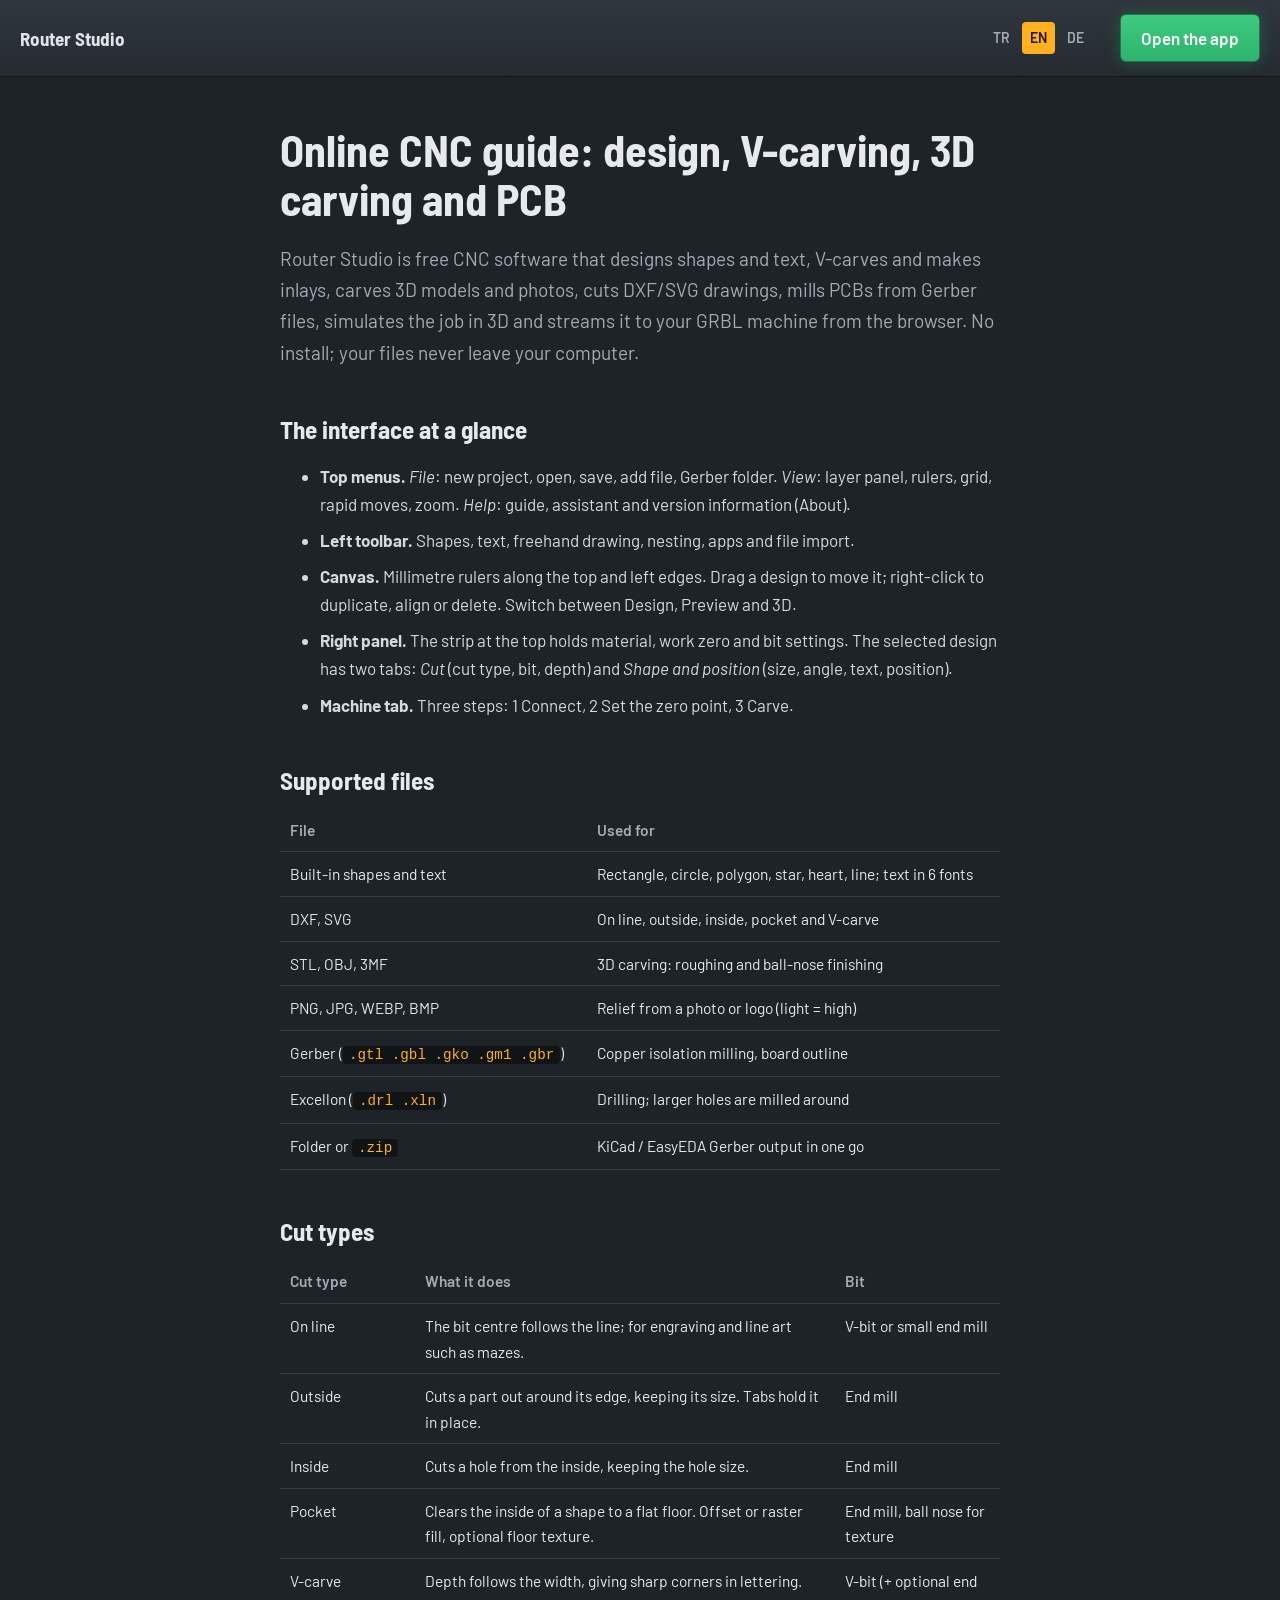
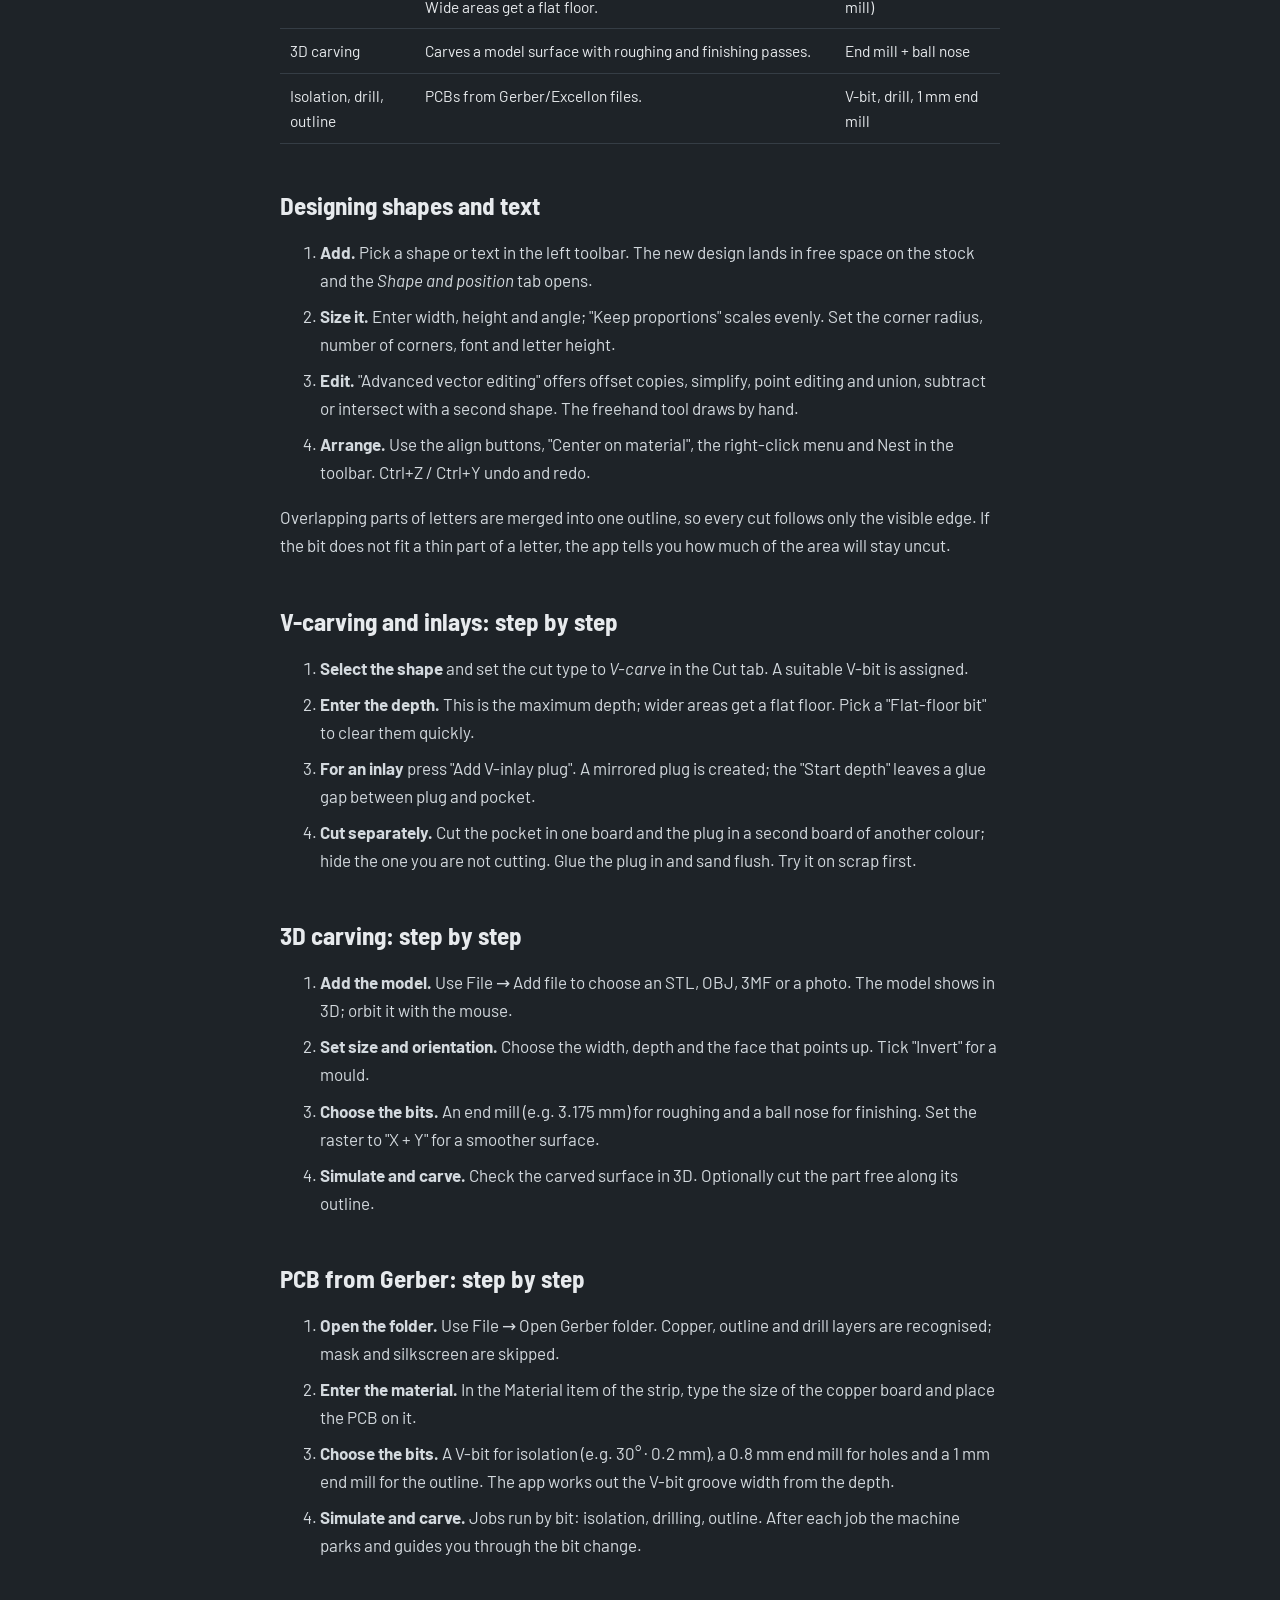
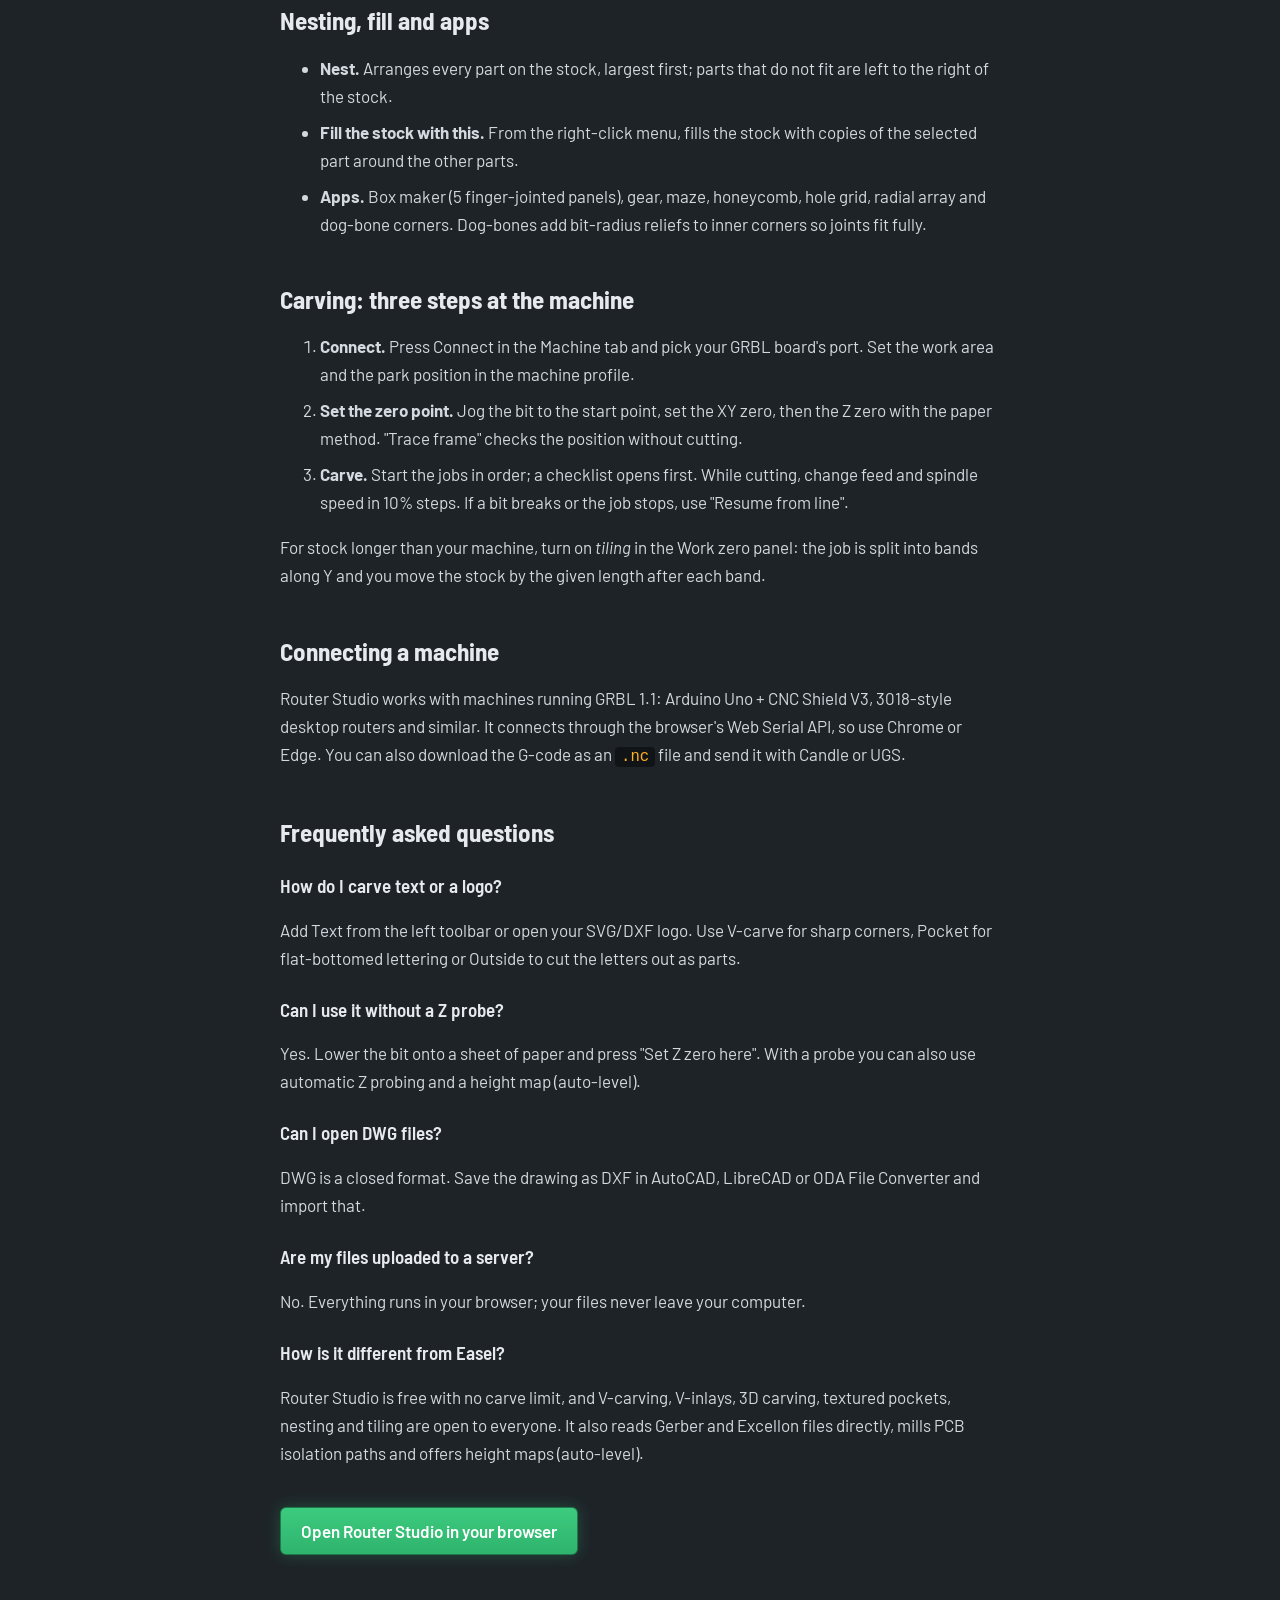
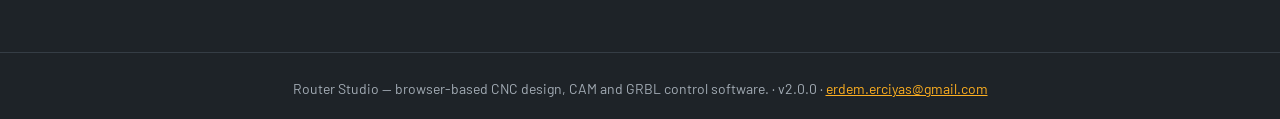
<file: en/guide.html>
<!doctype html>
<html lang="en">
<head>
  <meta charset="UTF-8" />
  <meta name="viewport" content="width=device-width, initial-scale=1" />
  <title>Online CNC Guide: Design, V-Carving, 3D Carving and PCB | Router Studio</title>
  <meta name="description" content="Router Studio user guide: design shapes and text in the browser, V-carve and make inlays, carve STL models and photos in 3D, cut DXF/SVG, mill PCBs from Gerber and send the job to your GRBL machine. Step by step, with FAQ." />
  <meta name="robots" content="index, follow" />
  <meta name="theme-color" content="#1e2328" />
  <link rel="canonical" href="https://fixral3d.github.io/cnc-controller/en/guide.html" />
  <link rel="alternate" hreflang="tr" href="https://fixral3d.github.io/cnc-controller/rehber.html" />
  <link rel="alternate" hreflang="en" href="https://fixral3d.github.io/cnc-controller/en/guide.html" />
  <link rel="alternate" hreflang="de" href="https://fixral3d.github.io/cnc-controller/de/guide.html" />
  <link rel="alternate" hreflang="x-default" href="https://fixral3d.github.io/cnc-controller/rehber.html" />
  <link rel="icon" href="../favicon.svg" type="image/svg+xml" />
  <meta property="og:type" content="article" />
  <meta property="og:locale" content="en_US" />
  <meta property="og:site_name" content="Router Studio" />
  <meta property="og:title" content="Online CNC Guide: Design, V-Carving, 3D Carving and PCB" />
  <meta property="og:description" content="Shape and text design, V-carving and inlays, 3D carving, DXF/SVG cutting, PCB from Gerber and cutting with GRBL from the browser — step by step." />
  <meta property="og:url" content="https://fixral3d.github.io/cnc-controller/en/guide.html" />
  <meta property="og:image" content="https://fixral3d.github.io/cnc-controller/og-image.png" />
  <meta property="og:image:width" content="1200" />
  <meta property="og:image:height" content="630" />
  <meta property="og:image:alt" content="Router Studio — online CNC CAM &amp; GRBL control" />
  <meta name="twitter:card" content="summary_large_image" />
  <meta name="twitter:image" content="https://fixral3d.github.io/cnc-controller/og-image.png" />
  <link rel="preconnect" href="https://fonts.googleapis.com" />
  <link rel="preconnect" href="https://fonts.gstatic.com" crossorigin />
  <link href="https://fonts.googleapis.com/css2?family=Barlow:wght@400;500;600&family=Barlow+Semi+Condensed:wght@600;700&display=swap" rel="stylesheet" />
  <script type="application/ld+json">
  {
    "@context": "https://schema.org",
    "@type": "FAQPage",
    "mainEntity": [
      {
        "@type": "Question",
        "name": "How do I carve text or a logo with a CNC?",
        "acceptedAnswer": {
          "@type": "Answer",
          "text": "Add Text from the left toolbar or open your SVG/DXF logo. Choose V-carve in the Cut tab and assign a V-bit for sharp corners. Use Pocket for flat-bottomed lettering, or Outside to cut the letters out as parts."
        }
      },
      {
        "@type": "Question",
        "name": "How do I make a V-carve inlay?",
        "acceptedAnswer": {
          "@type": "Answer",
          "text": "Give the shape a V-carve operation and press \"Add V-inlay plug\". The app creates a mirrored plug. Cut the pocket in one board and the plug in a second board of another colour, glue and sand flush."
        }
      },
      {
        "@type": "Question",
        "name": "Which machines does it work with?",
        "acceptedAnswer": {
          "@type": "Answer",
          "text": "Machines running GRBL 1.1: Arduino Uno + CNC Shield, 3018-style desktop routers and similar. It connects through the browser's Web Serial API; Chrome or Edge is required."
        }
      },
      {
        "@type": "Question",
        "name": "How do I mill a PCB from Gerber files?",
        "acceptedAnswer": {
          "@type": "Answer",
          "text": "Open the Gerber folder from the File menu. Copper, board outline and drill layers are recognised automatically. Choose the bits and press Carve; the app creates separate jobs for isolation, drilling and the outline."
        }
      },
      {
        "@type": "Question",
        "name": "Can I use it without a Z probe?",
        "acceptedAnswer": {
          "@type": "Answer",
          "text": "Yes. Lower the bit onto a sheet of paper and press \"Set Z zero here\". With a probe you can also use automatic Z probing and a height map."
        }
      },
      {
        "@type": "Question",
        "name": "Is it free, and does it need installing?",
        "acceptedAnswer": {
          "@type": "Answer",
          "text": "It is free, runs entirely in the browser, and your files never leave your computer."
        }
      }
    ]
  }
  </script>
  <style>:root{--body:#1e2328;--panel:#262c32;--ink:#e7eaed;--ink-2:#a3acb5;--amber:#ffb020;--go:#2fb36d;--line:#353d45;--lightningcss-light: ;--lightningcss-dark:initial;color-scheme:dark}*{box-sizing:border-box}body{background:var(--body);color:var(--ink);margin:0;font:400 17px/1.65 Barlow,system-ui,sans-serif}header{background:linear-gradient(#2f363d,#252b31);border-bottom:1px solid #14181b;justify-content:space-between;align-items:center;gap:16px;padding:14px 20px;display:flex}header a.brand{color:#dfe4e8;font:700 19px Barlow Semi Condensed,sans-serif;text-decoration:none}.langs{gap:4px;margin-left:auto;margin-right:12px;display:flex}.langs a{color:var(--ink-2);border-radius:4px;padding:4px 8px;font-size:14px;font-weight:600;text-decoration:none}.langs a[aria-current]{color:#1d1608;background:var(--amber)}.cta{color:#fff;background:linear-gradient(180deg, #3ccb7f, var(--go));border:1px solid #1f7a4b;border-radius:6px;padding:9px 20px;font-weight:600;text-decoration:none;display:inline-block;box-shadow:0 0 16px #2fb36d4d}main{max-width:760px;margin:0 auto;padding:48px 20px 80px}h1{margin:0 0 18px;font:700 clamp(30px,5vw,44px)/1.12 Barlow Semi Condensed,sans-serif}h2{margin:46px 0 12px;font:700 25px/1.25 Barlow Semi Condensed,sans-serif}h3{margin:26px 0 6px;font:600 19px/1.3 Barlow Semi Condensed,sans-serif}p,li{color:#d3d9de}.lead{color:var(--ink-2);font-size:19px}a{color:var(--amber)}ol li,ul li{margin-bottom:8px}table{border-collapse:collapse;width:100%;margin:12px 0;font-size:15.5px}th,td{text-align:left;border-bottom:1px solid var(--line);vertical-align:top;padding:9px 10px}th{color:var(--ink-2);font-weight:600}code{color:var(--amber);background:#101417;border-radius:4px;padding:1px 6px;font-size:.92em}footer{border-top:1px solid var(--line);text-align:center;color:var(--ink-2);padding:24px 20px;font-size:14px}</style>
</head>
<body>
  <header>
    <a class="brand" href="./">Router Studio</a>
    <nav class="langs"><a href="../rehber.html">TR</a><a href="guide.html" aria-current="page">EN</a><a href="../de/guide.html">DE</a></nav>
    <a class="cta" href="./">Open the app</a>
  </header>
  <main>
    <article>
      <h1>Online CNC guide: design, V-carving, 3D carving and PCB</h1>
      <p class="lead">Router Studio is free CNC software that designs shapes and text, V-carves and makes inlays, carves 3D models and photos, cuts DXF/SVG drawings, mills PCBs from Gerber files, simulates the job in 3D and streams it to your GRBL machine from the browser. No install; your files never leave your computer.</p>

      <h2>The interface at a glance</h2>
      <ul>
        <li><strong>Top menus.</strong> <em>File</em>: new project, open, save, add file, Gerber folder. <em>View</em>: layer panel, rulers, grid, rapid moves, zoom. <em>Help</em>: guide, assistant and version information (About).</li>
        <li><strong>Left toolbar.</strong> Shapes, text, freehand drawing, nesting, apps and file import.</li>
        <li><strong>Canvas.</strong> Millimetre rulers along the top and left edges. Drag a design to move it; right-click to duplicate, align or delete. Switch between Design, Preview and 3D.</li>
        <li><strong>Right panel.</strong> The strip at the top holds material, work zero and bit settings. The selected design has two tabs: <em>Cut</em> (cut type, bit, depth) and <em>Shape and position</em> (size, angle, text, position).</li>
        <li><strong>Machine tab.</strong> Three steps: 1 Connect, 2 Set the zero point, 3 Carve.</li>
      </ul>

      <h2>Supported files</h2>
      <table>
        <thead><tr><th>File</th><th>Used for</th></tr></thead>
        <tbody>
          <tr><td>Built-in shapes and text</td><td>Rectangle, circle, polygon, star, heart, line; text in 6 fonts</td></tr>
          <tr><td>DXF, SVG</td><td>On line, outside, inside, pocket and V-carve</td></tr>
          <tr><td>STL, OBJ, 3MF</td><td>3D carving: roughing and ball-nose finishing</td></tr>
          <tr><td>PNG, JPG, WEBP, BMP</td><td>Relief from a photo or logo (light = high)</td></tr>
          <tr><td>Gerber (<code>.gtl .gbl .gko .gm1 .gbr</code>)</td><td>Copper isolation milling, board outline</td></tr>
          <tr><td>Excellon (<code>.drl .xln</code>)</td><td>Drilling; larger holes are milled around</td></tr>
          <tr><td>Folder or <code>.zip</code></td><td>KiCad / EasyEDA Gerber output in one go</td></tr>
        </tbody>
      </table>

      <h2>Cut types</h2>
      <table>
        <thead><tr><th>Cut type</th><th>What it does</th><th>Bit</th></tr></thead>
        <tbody>
          <tr><td>On line</td><td>The bit centre follows the line; for engraving and line art such as mazes.</td><td>V-bit or small end mill</td></tr>
          <tr><td>Outside</td><td>Cuts a part out around its edge, keeping its size. Tabs hold it in place.</td><td>End mill</td></tr>
          <tr><td>Inside</td><td>Cuts a hole from the inside, keeping the hole size.</td><td>End mill</td></tr>
          <tr><td>Pocket</td><td>Clears the inside of a shape to a flat floor. Offset or raster fill, optional floor texture.</td><td>End mill, ball nose for texture</td></tr>
          <tr><td>V-carve</td><td>Depth follows the width, giving sharp corners in lettering. Wide areas get a flat floor.</td><td>V-bit (+ optional end mill)</td></tr>
          <tr><td>3D carving</td><td>Carves a model surface with roughing and finishing passes.</td><td>End mill + ball nose</td></tr>
          <tr><td>Isolation, drill, outline</td><td>PCBs from Gerber/Excellon files.</td><td>V-bit, drill, 1 mm end mill</td></tr>
        </tbody>
      </table>

      <h2>Designing shapes and text</h2>
      <ol>
        <li><strong>Add.</strong> Pick a shape or text in the left toolbar. The new design lands in free space on the stock and the <em>Shape and position</em> tab opens.</li>
        <li><strong>Size it.</strong> Enter width, height and angle; "Keep proportions" scales evenly. Set the corner radius, number of corners, font and letter height.</li>
        <li><strong>Edit.</strong> "Advanced vector editing" offers offset copies, simplify, point editing and union, subtract or intersect with a second shape. The freehand tool draws by hand.</li>
        <li><strong>Arrange.</strong> Use the align buttons, "Center on material", the right-click menu and Nest in the toolbar. Ctrl+Z / Ctrl+Y undo and redo.</li>
      </ol>
      <p>Overlapping parts of letters are merged into one outline, so every cut follows only the visible edge. If the bit does not fit a thin part of a letter, the app tells you how much of the area will stay uncut.</p>

      <h2>V-carving and inlays: step by step</h2>
      <ol>
        <li><strong>Select the shape</strong> and set the cut type to <em>V-carve</em> in the Cut tab. A suitable V-bit is assigned.</li>
        <li><strong>Enter the depth.</strong> This is the maximum depth; wider areas get a flat floor. Pick a "Flat-floor bit" to clear them quickly.</li>
        <li><strong>For an inlay</strong> press "Add V-inlay plug". A mirrored plug is created; the "Start depth" leaves a glue gap between plug and pocket.</li>
        <li><strong>Cut separately.</strong> Cut the pocket in one board and the plug in a second board of another colour; hide the one you are not cutting. Glue the plug in and sand flush. Try it on scrap first.</li>
      </ol>

      <h2>3D carving: step by step</h2>
      <ol>
        <li><strong>Add the model.</strong> Use File → Add file to choose an STL, OBJ, 3MF or a photo. The model shows in 3D; orbit it with the mouse.</li>
        <li><strong>Set size and orientation.</strong> Choose the width, depth and the face that points up. Tick "Invert" for a mould.</li>
        <li><strong>Choose the bits.</strong> An end mill (e.g. 3.175 mm) for roughing and a ball nose for finishing. Set the raster to "X + Y" for a smoother surface.</li>
        <li><strong>Simulate and carve.</strong> Check the carved surface in 3D. Optionally cut the part free along its outline.</li>
      </ol>

      <h2>PCB from Gerber: step by step</h2>
      <ol>
        <li><strong>Open the folder.</strong> Use File → Open Gerber folder. Copper, outline and drill layers are recognised; mask and silkscreen are skipped.</li>
        <li><strong>Enter the material.</strong> In the Material item of the strip, type the size of the copper board and place the PCB on it.</li>
        <li><strong>Choose the bits.</strong> A V-bit for isolation (e.g. 30° · 0.2 mm), a 0.8 mm end mill for holes and a 1 mm end mill for the outline. The app works out the V-bit groove width from the depth.</li>
        <li><strong>Simulate and carve.</strong> Jobs run by bit: isolation, drilling, outline. After each job the machine parks and guides you through the bit change.</li>
      </ol>

      <h2>Nesting, fill and apps</h2>
      <ul>
        <li><strong>Nest.</strong> Arranges every part on the stock, largest first; parts that do not fit are left to the right of the stock.</li>
        <li><strong>Fill the stock with this.</strong> From the right-click menu, fills the stock with copies of the selected part around the other parts.</li>
        <li><strong>Apps.</strong> Box maker (5 finger-jointed panels), gear, maze, honeycomb, hole grid, radial array and dog-bone corners. Dog-bones add bit-radius reliefs to inner corners so joints fit fully.</li>
      </ul>

      <h2>Carving: three steps at the machine</h2>
      <ol>
        <li><strong>Connect.</strong> Press Connect in the Machine tab and pick your GRBL board's port. Set the work area and the park position in the machine profile.</li>
        <li><strong>Set the zero point.</strong> Jog the bit to the start point, set the XY zero, then the Z zero with the paper method. "Trace frame" checks the position without cutting.</li>
        <li><strong>Carve.</strong> Start the jobs in order; a checklist opens first. While cutting, change feed and spindle speed in 10% steps. If a bit breaks or the job stops, use "Resume from line".</li>
      </ol>
      <p>For stock longer than your machine, turn on <em>tiling</em> in the Work zero panel: the job is split into bands along Y and you move the stock by the given length after each band.</p>

      <h2>Connecting a machine</h2>
      <p>Router Studio works with machines running GRBL 1.1: Arduino Uno + CNC Shield V3, 3018-style desktop routers and similar. It connects through the browser's Web Serial API, so use Chrome or Edge. You can also download the G-code as an <code>.nc</code> file and send it with Candle or UGS.</p>

      <h2>Frequently asked questions</h2>
      <h3>How do I carve text or a logo?</h3>
      <p>Add Text from the left toolbar or open your SVG/DXF logo. Use V-carve for sharp corners, Pocket for flat-bottomed lettering or Outside to cut the letters out as parts.</p>
      <h3>Can I use it without a Z probe?</h3>
      <p>Yes. Lower the bit onto a sheet of paper and press "Set Z zero here". With a probe you can also use automatic Z probing and a height map (auto-level).</p>
      <h3>Can I open DWG files?</h3>
      <p>DWG is a closed format. Save the drawing as DXF in AutoCAD, LibreCAD or ODA File Converter and import that.</p>
      <h3>Are my files uploaded to a server?</h3>
      <p>No. Everything runs in your browser; your files never leave your computer.</p>
      <h3>How is it different from Easel?</h3>
      <p>Router Studio is free with no carve limit, and V-carving, V-inlays, 3D carving, textured pockets, nesting and tiling are open to everyone. It also reads Gerber and Excellon files directly, mills PCB isolation paths and offers height maps (auto-level).</p>

      <p style="margin-top:40px"><a class="cta" href="./">Open Router Studio in your browser</a></p>
    </article>
  </main>
  <footer>Router Studio — browser-based CNC design, CAM and GRBL control software. · v2.0.0 · <a href="mailto:erdem.erciyas@gmail.com">erdem.erciyas@gmail.com</a></footer>
</body>
</html>
</file>
